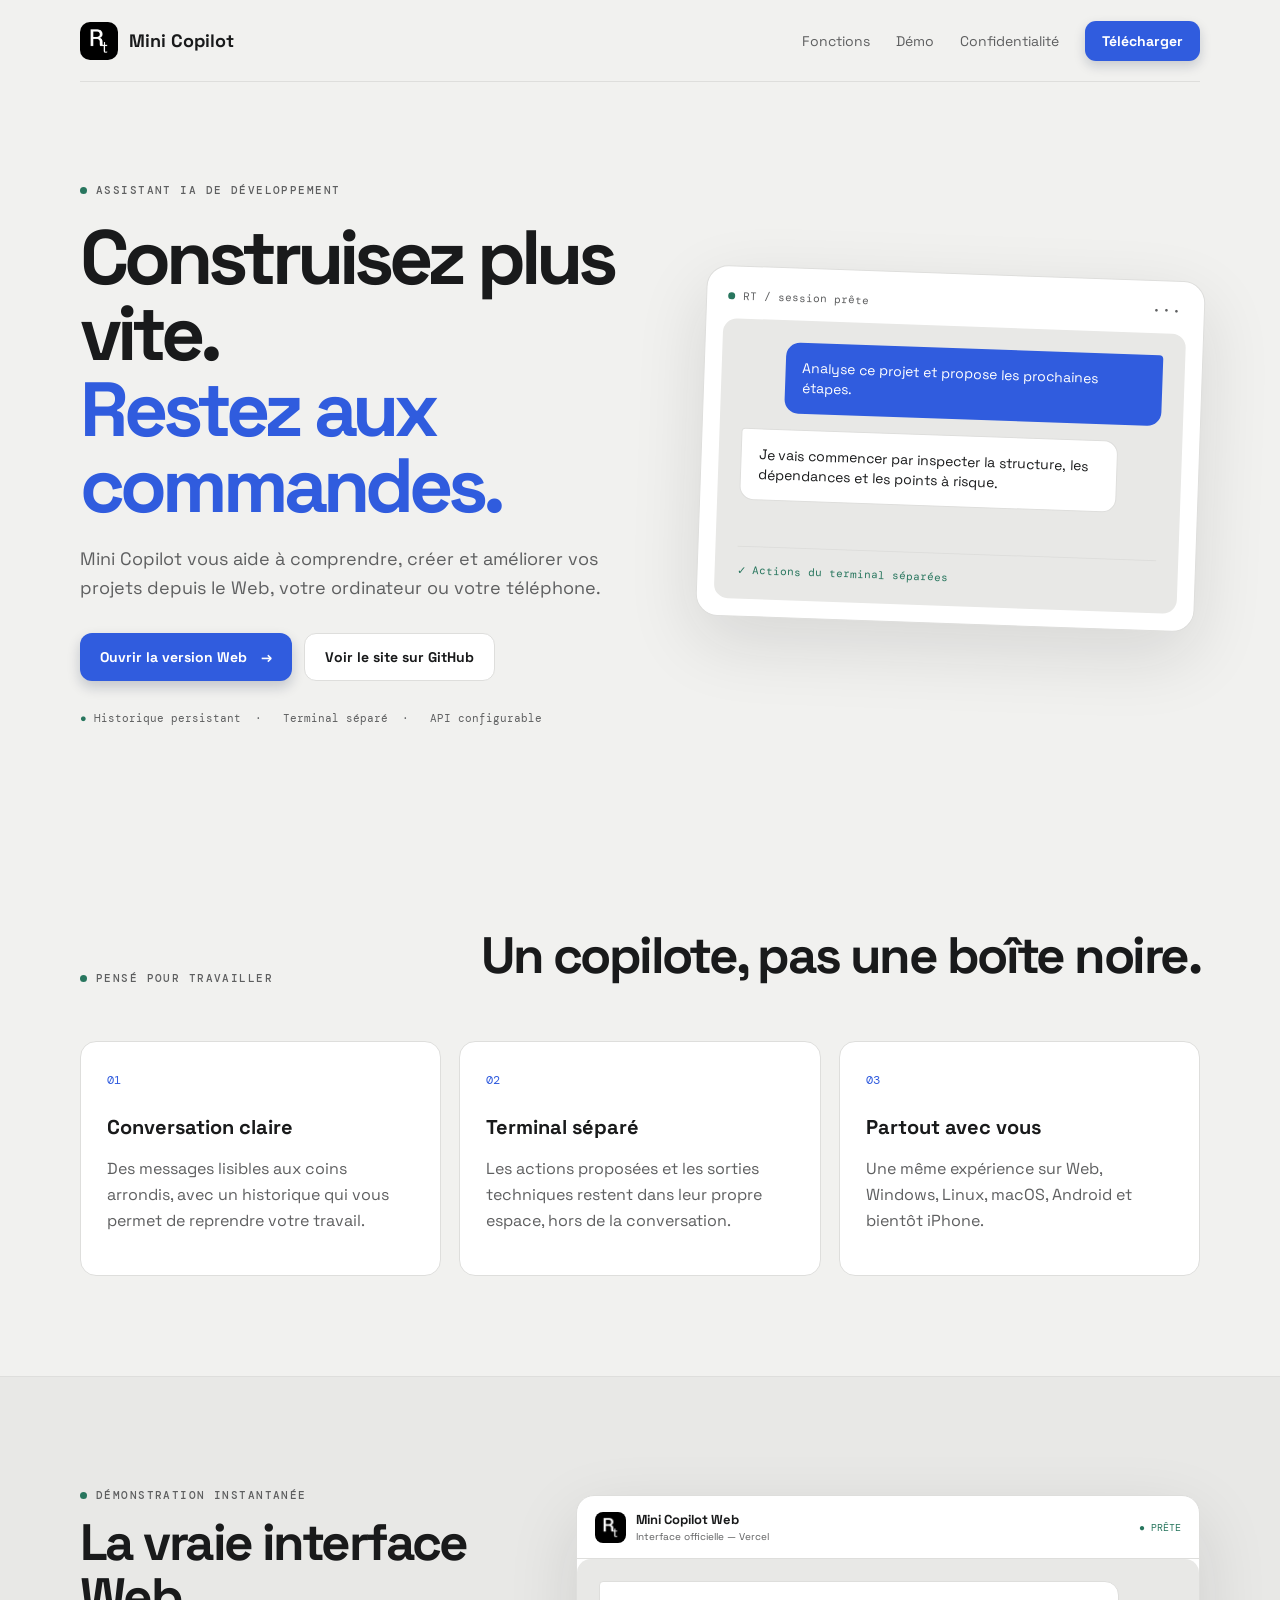
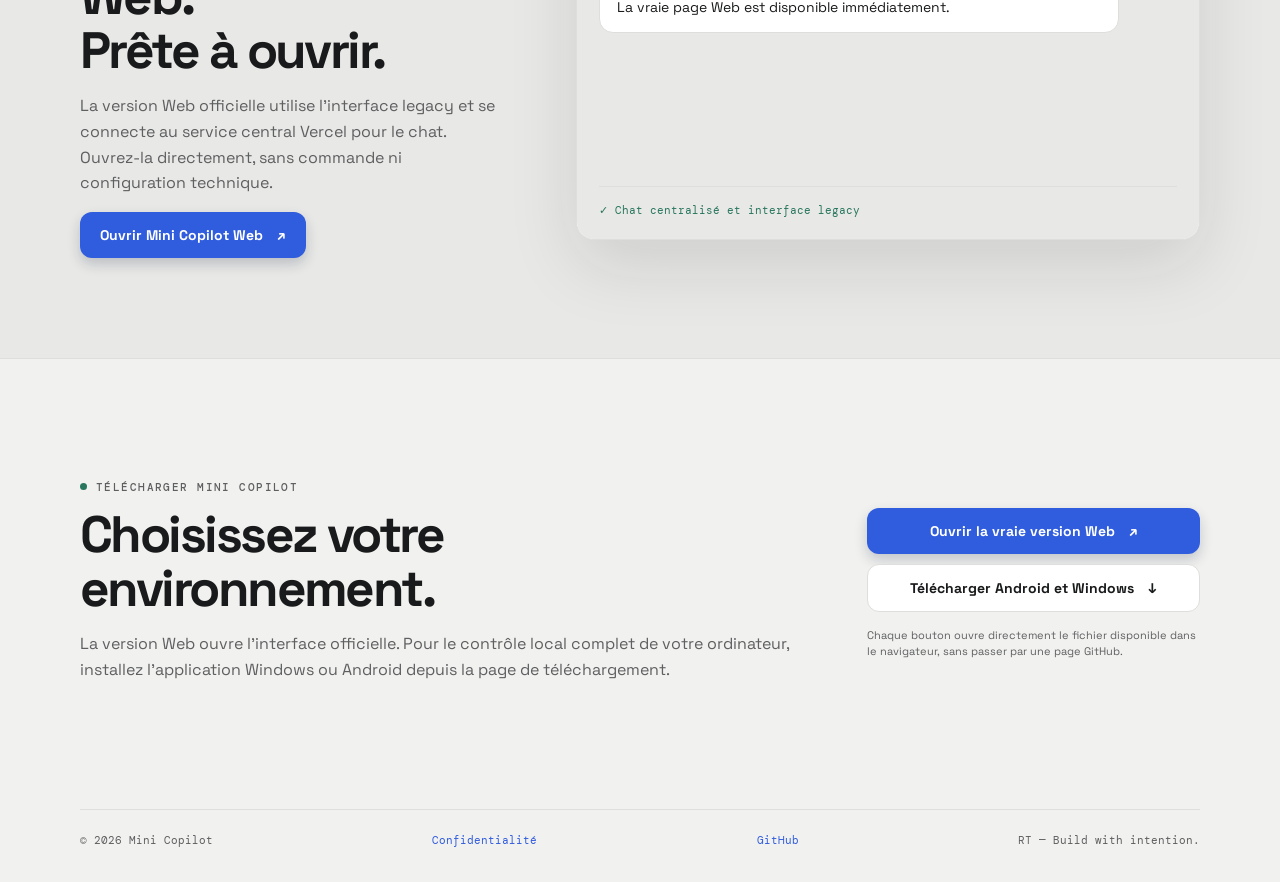
<file: index.html>
<!doctype html>
<html lang="fr">
<head>
  <meta charset="UTF-8" />
  <meta name="viewport" content="width=device-width, initial-scale=1" />
  <meta name="description" content="Mini Copilot — assistant IA de développement sur Web, ordinateur et mobile." />
  <meta name="keywords" content="assistant IA développement, copilote IA, programmation, application développeur, Mini Copilot" />
  <title>Mini Copilot | Assistant IA de développement</title>
  <link rel="canonical" href="https://fenocicinho-prog.github.io/mini-copilot-site/" />
  <meta property="og:type" content="website" />
  <meta property="og:title" content="Mini Copilot | Assistant IA de développement" />
  <meta property="og:description" content="Mini Copilot vous aide à comprendre, créer et améliorer vos projets depuis le Web, votre ordinateur ou votre téléphone." />
  <meta property="og:url" content="https://fenocicinho-prog.github.io/mini-copilot-site/" />
  <meta property="og:site_name" content="Mini Copilot" />
  <meta property="og:image" content="https://fenocicinho-prog.github.io/mini-copilot-site/mini-copilot-icon.png" />
  <meta name="twitter:card" content="summary" />
  <meta name="twitter:title" content="Mini Copilot | Assistant IA de développement" />
  <meta name="twitter:description" content="Un copilote IA pour comprendre, créer et améliorer vos projets." />
  <meta name="twitter:image" content="https://fenocicinho-prog.github.io/mini-copilot-site/mini-copilot-icon.png" />
  <link rel="icon" href="./favicon.ico" sizes="any" />
  <link rel="icon" type="image/png" sizes="1024x1024" href="./mini-copilot-icon.png" />
  <link rel="apple-touch-icon" sizes="1024x1024" href="./mini-copilot-icon.png" />
  <link rel="stylesheet" href="./styles.css" />
  <style>.sr-only{position:absolute;width:1px;height:1px;padding:0;margin:-1px;overflow:hidden;clip:rect(0,0,0,0);white-space:nowrap;border:0}</style>
</head>
<body>
  <nav class="nav shell">
    <a class="brand" href="#top"><img src="./rt_icon.png" alt="RT" /><span>Mini Copilot</span></a>
    <div class="nav-links"><a href="#features">Fonctions</a><a href="#demo">Démo</a><a href="./privacy.html">Confidentialité</a><a class="nav-cta" href="./downloads.html">Télécharger</a></div>
  </nav>

  <main id="top">
    <section class="hero shell">
      <div class="hero-copy">
        <p class="eyebrow"><span></span> Assistant IA de développement</p>
        <h1>Construisez plus vite.<br /><em>Restez aux commandes.</em></h1>
        <p class="hero-text">Mini Copilot vous aide à comprendre, créer et améliorer vos projets depuis le Web, votre ordinateur ou votre téléphone.</p>
        <div class="hero-actions"><a class="button primary" href="./web/index.html">Ouvrir la version Web <span>→</span></a><a class="button ghost" href="https://github.com/fenocicinho-prog/mini-copilot-site" target="_blank" rel="noreferrer">Voir le site sur GitHub</a></div>
        <div class="trust"><span>●</span> Historique persistant&nbsp;&nbsp;·&nbsp;&nbsp; Terminal séparé&nbsp;&nbsp;·&nbsp;&nbsp; API configurable</div>
      </div>
      <div class="hero-card"><div class="card-top"><span class="dot green"></span><span>RT / session prête</span><span class="dots">•••</span></div><div class="hero-chat"><div class="mini-bubble user">Analyse ce projet et propose les prochaines étapes.</div><div class="mini-bubble ai">Je vais commencer par inspecter la structure, les dépendances et les points à risque.</div><div class="terminal-line"><span>✓</span> Actions du terminal séparées</div></div></div>
    </section>

    <section id="features" class="section shell"><div class="section-heading"><p class="eyebrow"><span></span> Pensé pour travailler</p><h2>Un copilote, pas une boîte noire.</h2></div><div class="feature-grid"><article><b>01</b><h3>Conversation claire</h3><p>Des messages lisibles aux coins arrondis, avec un historique qui vous permet de reprendre votre travail.</p></article><article><b>02</b><h3>Terminal séparé</h3><p>Les actions proposées et les sorties techniques restent dans leur propre espace, hors de la conversation.</p></article><article><b>03</b><h3>Partout avec vous</h3><p>Une même expérience sur Web, Windows, Linux, macOS, Android et bientôt iPhone.</p></article></div></section>

    <section id="demo" class="demo-section"><div class="shell demo-layout"><div><p class="eyebrow"><span></span> Démonstration instantanée</p><h2>La vraie interface Web.<br />Prête à ouvrir.</h2><p class="muted">La version Web officielle utilise l’interface legacy et se connecte au service central Vercel pour le chat. Ouvrez-la directement, sans commande ni configuration technique.</p><a class="button primary" href="./web/index.html">Ouvrir Mini Copilot Web <span>↗</span></a></div><div class="demo-card"><div class="demo-head"><img src="./rt_icon.png" alt="" /><div><strong>Mini Copilot Web</strong><small>Interface officielle — Vercel</small></div><span class="live connected">● PRÊTE</span></div><div class="hero-chat"><div class="mini-bubble ai">La vraie page Web est disponible immédiatement.</div><div class="terminal-line"><span>✓</span> Chat centralisé et interface legacy</div></div></div></div></section>

    <section id="download" class="download shell"><div><p class="eyebrow"><span></span> Télécharger Mini Copilot</p><h2>Choisissez votre<br />environnement.</h2><p class="muted">La version Web ouvre l’interface officielle. Pour le contrôle local complet de votre ordinateur, installez l’application Windows ou Android depuis la page de téléchargement.</p></div><div class="download-actions"><a class="button primary" href="./web/index.html">Ouvrir la vraie version Web <span>↗</span></a><a class="button outline" href="./downloads.html">Télécharger Android et Windows <span>↓</span></a><small>Chaque bouton ouvre directement le fichier disponible dans le navigateur, sans passer par une page GitHub.</small></div></section>
  </main>
  <footer class="shell footer"><span>© 2026 Mini Copilot</span><a href="./privacy.html">Confidentialité</a><a href="https://github.com/fenocicinho-prog/mini-copilot-site">GitHub</a><span>RT — Build with intention.</span></footer>
  <script src="./app.js"></script>
</body>
</html>
</file>
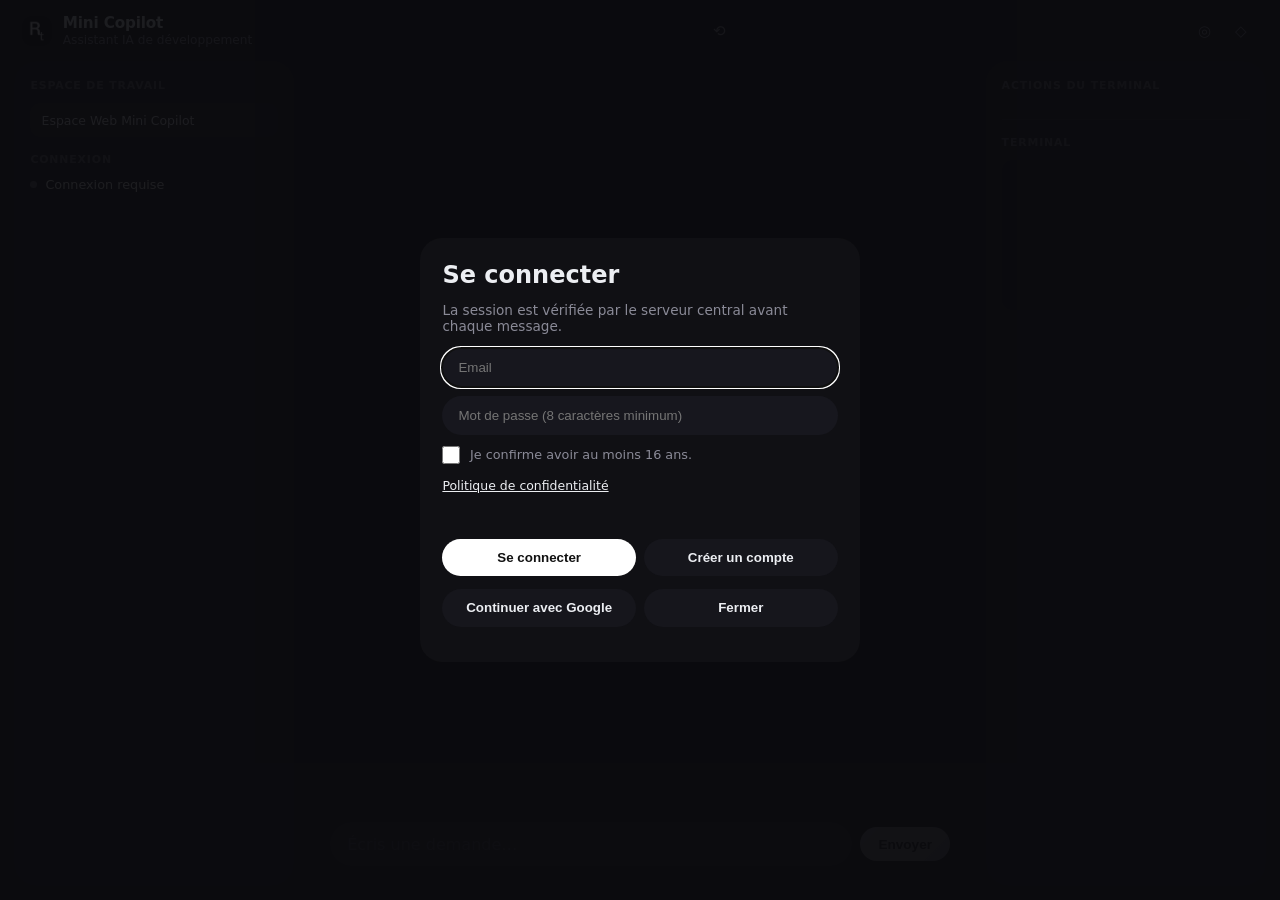
<file: web/index.html>
<!doctype html>
<html lang="fr">
<head>
<meta charset="utf-8">
<meta name="viewport" content="width=device-width, initial-scale=1">
<title>Mini Copilot</title>
<meta name="robots" content="noindex, nofollow">
<link rel="icon" href="../favicon.ico" sizes="any">
<link rel="icon" type="image/png" sizes="1024x1024" href="../mini-copilot-icon.png">
<style>
  :root {
    --bg: #0b0b0f;
    --panel: #101014;
    --panel-2: #16161c;
    --chat: #0b0b0f;
    --bubble-ai: #1a1a21;
    --bubble-user: #2a2a2a;
    --composer: #17171e;
    --code-bg: #0a0a0e;
    --code-fg: #eeeeee;
    --hairline: #1f1f27;
    --text: #eceef2;
    --muted: #8a8a97;
    --muted-2: #5f5f6b;
    --accent: #ffffff;
    --accent-2: #d6d6d6;
    --green: #ffffff;
    --yellow: #bdbdbd;
    --red: #ffffff;
    --radius-lg: 22px;
    --radius-md: 16px;
    --radius-sm: 10px;
    --radius-pill: 999px;
  }
  * { box-sizing: border-box; }
  body {
    margin: 0; font-family: "Inter", "Segoe UI", system-ui, -apple-system, sans-serif;
    background: var(--bg); color: var(--text); height: 100vh; display: flex; flex-direction: column;
    -webkit-font-smoothing: antialiased;
  }

  /* ---------------------------------------------------------- header */
  header {
    padding: 0.85rem 1.4rem; background: transparent;
    display: flex; align-items: center; justify-content: space-between; flex-shrink: 0;
  }
  header > div:last-child { display: flex; align-items: center; gap: 0.15rem; }
  header .brand { display: flex; align-items: center; gap: 0.65rem; }
  header .brand .logo {
    width: 30px; height: 30px; border-radius: 10px; object-fit: cover;
  }
  header h1 { font-size: 0.95rem; font-weight: 600; margin: 0; letter-spacing: -0.01em; }
  header .subtitle { font-size: 0.76rem; color: var(--muted); margin-top: 1px; }
  header .icon-btn {
    background: transparent; border: none; color: var(--muted); width: 34px; height: 34px;
    border-radius: var(--radius-pill); font-size: 0.95rem; cursor: pointer;
    display: flex; align-items: center; justify-content: center; transition: background 0.15s, color 0.15s;
  }
  header .icon-btn:hover { background: var(--panel-2); color: var(--text); }

  #banner {
    display: none; background: var(--panel-2); border-radius: var(--radius-sm);
    margin: 0 1.4rem 0.6rem; padding: 0.55rem 0.9rem; font-size: 0.82rem; color: var(--muted);
  }
  #banner a { color: var(--accent); text-decoration: none; }
  #auth { position: fixed; inset: 0; z-index: 10; display: none; place-items: center; background: rgba(11,11,15,.92); }
  #auth .panel { width: min(440px, calc(100% - 32px)); background: var(--panel); border-radius: var(--radius-lg); padding: 1.4rem; }
  #auth h2 { margin: 0 0 .35rem; } #auth p { color: var(--muted); font-size: .85rem; }
  #auth input, #auth select { display:block; width:100%; margin:.55rem 0; padding:.75rem 1rem; border:0; border-radius:var(--radius-pill); background:var(--composer); color:var(--text); }
  #auth .age-row { display:flex; align-items:center; gap:.6rem; color:var(--muted); font-size:.8rem; margin:.7rem 0; }
  #auth input[type="checkbox"] { display:inline-block; width:18px; height:18px; margin:0; accent-color:#fff; }
  #auth .privacy-link { color:var(--text); font-size:.78rem; }
  #deleteAccountBtn { display:none; background:#542027; color:#ffdce0; }
  #auth .btns { display:flex; gap:.5rem; margin-top:.8rem; } #auth button { flex:1; padding:.7rem; border:0; border-radius:var(--radius-pill); cursor:pointer; font-weight:700; }
  #auth .primary { background:#fff; color:#111; } #auth .secondary { background:var(--panel-2); color:var(--text); }
  #authError { color:#ff9090; min-height:1.2em; }
  #plans { display:none; position:fixed; inset:0; z-index:9; overflow:auto; padding:4rem 1rem; background:rgba(11,11,15,.97); }
  #planGrid { display:grid; grid-template-columns:repeat(auto-fit,minmax(190px,1fr)); gap:1rem; max-width:900px; margin:1rem auto; }
  .plan-card { background:var(--panel); border:1px solid var(--hairline); border-radius:var(--radius-md); padding:1rem; } .plan-card button { padding:.6rem 1rem; border:0; border-radius:var(--radius-pill); cursor:pointer; }

  main { flex: 1; display: flex; min-height: 0; padding: 0 0.9rem 0.9rem; gap: 0.6rem; }

  /* ---------------------------------------------------------- sidebars */
  aside.left, aside.right {
    background: var(--panel); border-radius: var(--radius-lg);
    padding: 1.1rem 1rem; width: 280px; flex-shrink: 0; overflow-y: auto;
  }
  aside h2 {
    font-size: 0.68rem; text-transform: uppercase; letter-spacing: 0.08em; color: var(--muted-2);
    font-weight: 600; margin: 0 0 0.7rem;
  }
  .project-path {
    font-size: 0.78rem; color: var(--text); word-break: break-all; margin-bottom: 1rem;
    padding: 0.6rem 0.7rem; background: var(--panel-2); border-radius: var(--radius-sm);
  }
  .status-row { display: flex; align-items: center; gap: 0.5rem; font-size: 0.8rem; }
  .status-row .dot { width: 7px; height: 7px; border-radius: 50%; background: var(--muted-2); flex-shrink: 0; }
  .status-row .dot.on { background: var(--green); box-shadow: 0 0 0 3px rgba(95,224,163,0.15); }
  .status-row .dot.err { background: var(--red); box-shadow: 0 0 0 3px rgba(255,122,134,0.15); }

  aside.right ul { list-style: none; margin: 0; padding: 0; display: flex; flex-direction: column; }
  aside.right li {
    font-size: 0.78rem; padding: 0.55rem 0.1rem; display: flex; align-items: center; gap: 0.55rem;
    border-bottom: 1px solid var(--hairline);
  }
  aside.right li:last-child { border-bottom: none; }
  aside.right li .status-dot { width: 7px; height: 7px; border-radius: 50%; flex-shrink: 0; }
  aside.right li .status-dot.ok { background: var(--green); }
  aside.right li .status-dot.echec { background: var(--red); }
  aside.right li .status-dot.attente { background: var(--yellow); }
  aside.right li .status-dot.neutre { background: var(--muted-2); }
  aside.right li .label { flex: 1; color: var(--text); }
  aside.right li .time { color: var(--muted-2); font-size: 0.72rem; flex-shrink: 0; }
  .section-divider { border: 0; border-top: 1px solid var(--hairline); margin: 1rem 0; }
  .terminal-title { font-size: 0.68rem; text-transform: uppercase; letter-spacing: 0.08em;
    color: var(--muted-2); font-weight: 600; margin: 0 0 0.7rem; }
  #terminal {
    height: 150px; overflow-y: auto; margin: 0; padding: 0.7rem;
    background: var(--code-bg); color: var(--code-fg); border-radius: var(--radius-sm);
    font: 0.72rem/1.45 "JetBrains Mono", Consolas, monospace; white-space: pre-wrap;
  }

  /* ---------------------------------------------------------- chat column */
  #chat-wrap { flex: 1; display: flex; flex-direction: column; min-width: 0; }
  #log {
    flex: 1; overflow-y: auto; padding: 1.4rem 1.6rem 0.6rem; display: flex; flex-direction: column;
    gap: 1.1rem; max-width: 820px; width: 100%; margin: 0 auto;
  }

  .row { display: flex; flex-direction: column; max-width: 74%; }
  .row.user { align-self: flex-end; align-items: flex-end; }
  .row.ai { align-self: flex-start; align-items: flex-start; }
  .row.system { align-self: center; max-width: 90%; align-items: center; }

  .sender { font-size: 0.72rem; color: var(--muted-2); margin: 0 0.35rem 0.3rem; font-weight: 600; }

  .bubble {
    padding: 0.7rem 1rem; border-radius: var(--radius-md); white-space: pre-wrap;
    line-height: 1.55; font-size: 1rem;
  }
  .bubble.ai { background: var(--bubble-ai); border-top-left-radius: 6px; }
  .bubble.user { background: var(--bubble-user); border-top-right-radius: 6px; color: #ffffff; }
  .bubble.system {
    background: transparent; color: var(--muted); font-size: 0.78rem; padding: 0.3rem 0.6rem;
  }
  .bubble.error { background: rgba(255,122,134,0.08); border: 1px solid rgba(255,122,134,0.35); }
  .bubble.thinking { background: var(--bubble-ai); color: var(--muted); }

  .bubble .thinking-dots span {
    display: inline-block; width: 5px; height: 5px; border-radius: 50%; background: var(--muted);
    margin-right: 3px; animation: pulse 1.2s infinite ease-in-out;
  }
  .bubble .thinking-dots span:nth-child(2) { animation-delay: 0.15s; }
  .bubble .thinking-dots span:nth-child(3) { animation-delay: 0.3s; }
  @keyframes pulse { 0%, 80%, 100% { opacity: 0.25; } 40% { opacity: 1; } }

  .bubble code, .bubble pre {
    background: var(--code-bg); color: var(--code-fg); border-radius: var(--radius-sm);
    padding: 0.7rem 0.85rem; display: block; font-family: "JetBrains Mono", Consolas, monospace;
    font-size: 0.82rem; margin: 0.5rem 0; overflow-x: auto;
    border-left: 2px solid var(--accent-2);
  }

  /* ---------------------------------------------------------- confirm card */
  #confirm {
    display: none; margin: 0.6rem auto 0.8rem; padding: 1rem 1.1rem; border-radius: var(--radius-md);
    background: rgba(240,198,116,0.08); max-width: 640px; width: calc(100% - 3.2rem);
  }
  #confirm .label { font-size: 0.8rem; color: var(--yellow); font-weight: 600; margin-bottom: 0.5rem; }
  #confirm pre {
    white-space: pre-wrap; margin: 0.5rem 0; font-size: 0.8rem; background: var(--code-bg);
    color: var(--code-fg); padding: 0.65rem 0.75rem; border-radius: var(--radius-sm);
  }
  #confirm .btnrow { display: flex; gap: 0.6rem; margin-top: 0.6rem; }
  #confirm button {
    flex: 1; padding: 0.55rem; border-radius: var(--radius-pill); border: none; cursor: pointer;
    font-weight: 600; font-size: 0.85rem; transition: opacity 0.15s;
  }
  #confirm button:hover { opacity: 0.85; }
  #confirm .allow { background: var(--green); color: #06120b; }
  #confirm .deny { background: transparent; color: var(--red); box-shadow: inset 0 0 0 1px rgba(255,122,134,0.5); }

  /* ---------------------------------------------------------- composer */
  form#composer {
    display: flex; align-items: center; gap: 0.5rem; padding: 0.9rem 1.6rem 1.2rem;
    max-width: 820px; width: 100%; margin: 0 auto;
  }
  #composer .field {
    flex: 1; display: flex; align-items: center; background: var(--composer);
    border-radius: var(--radius-pill); padding: 0.25rem 0.35rem 0.25rem 1.1rem;
  }
  #composer input {
    flex: 1; padding: 0.55rem 0; border: none; outline: none;
    background: transparent; color: inherit; font-size: 1rem; font-family: inherit;
  }
  #composer input::placeholder { color: var(--muted-2); }
  #composer button {
    padding: 0.6rem 1.15rem; border-radius: var(--radius-pill); border: none;
    background: linear-gradient(135deg, var(--accent), var(--accent-2)); color: #06070a; font-weight: 700;
    cursor: pointer; font-size: 0.85rem; transition: transform 0.1s, opacity 0.15s;
  }
  #composer button:hover:not(:disabled) { transform: translateY(-1px); }
  #composer input:disabled, #composer button:disabled { opacity: 0.4; cursor: not-allowed; }

  #log::-webkit-scrollbar, aside::-webkit-scrollbar { width: 8px; }
  #log::-webkit-scrollbar-thumb, aside::-webkit-scrollbar-thumb { background: var(--panel-2); border-radius: 8px; }

  @media (max-width: 900px) {
    aside.left { display: none; }
    aside.right { width: 250px; }
  }

  @media (max-width: 680px) {
    body { min-height: 100dvh; height: auto; }
    header { padding: 0.7rem 0.85rem; gap: 0.5rem; }
    header .brand { min-width: 0; }
    header .brand > div { min-width: 0; }
    header h1, header .subtitle { white-space: nowrap; overflow: hidden; text-overflow: ellipsis; }
    header .subtitle { max-width: 35vw; }
    header .icon-btn { width: 32px; height: 32px; }
    main { display: flex; flex-direction: column; padding: 0 0.55rem 0.55rem; gap: 0.55rem; }
    #chat-wrap { min-height: 62dvh; }
    #log { padding: 1rem 0.35rem 0.5rem; gap: 0.8rem; }
    .row { max-width: 92%; }
    .bubble { font-size: 0.94rem; padding: 0.65rem 0.8rem; }
    form#composer { padding: 0.65rem 0.1rem 0.8rem; }
    #composer .field { padding-left: 0.85rem; }
    #composer input { min-width: 0; font-size: 0.95rem; }
    #composer button { padding: 0.6rem 0.85rem; }
    aside.right { display: block; width: 100%; max-height: 170px; padding: 0.8rem; border-radius: var(--radius-md); }
    #terminal { height: 85px; }
    #confirm { width: calc(100% - 0.2rem); margin: 0.4rem auto 0.6rem; }
    #auth .panel { padding: 1.1rem; }
    #auth .btns { flex-wrap: wrap; }
    #auth .btns button { min-height: 42px; }
  }
</style>
</head>
<body>
<header>
  <div class="brand">
    <img class="logo" src="../rt_icon.png" alt="RT" />
    <div>
      <h1>Mini Copilot</h1>
      <div class="subtitle">Assistant IA de développement</div>
    </div>
  </div>
  <button class="icon-btn" id="clearBtn" title="Effacer la conversation">⟲</button>
  <div><button class="icon-btn" id="authBtn" title="Compte">◎</button><button class="icon-btn" id="plansBtn" title="Accès gratuit">◇</button></div>
</header>
<div id="banner"></div>
<main>
  <aside class="left">
    <h2>Espace de travail</h2>
    <div class="project-path" id="projectPath">—</div>
    <h2>Connexion</h2>
    <div class="status-row"><span class="dot" id="statusDot"></span><span id="statusText">Connexion…</span></div>
  </aside>

  <div id="chat-wrap">
    <div id="log"></div>
    <div id="confirm">
      <div class="label">⚠ Action proposée — confirmation requise</div>
      <pre id="confirmDetail"></pre>
      <div class="btnrow">
        <button class="allow" id="confirmAllow">Autoriser</button>
        <button class="deny" id="confirmDeny">Refuser</button>
      </div>
    </div>
    <form id="composer">
      <div class="field">
        <input id="input" type="text" placeholder="Écris une demande…" autocomplete="off" disabled>
      </div>
      <button type="submit" disabled>Envoyer</button>
    </form>
  </div>

  <aside class="right">
    <h2>Actions du terminal</h2>
    <ul id="actions"></ul>
    <hr class="section-divider">
    <h2 class="terminal-title">Terminal</h2>
    <pre id="terminal" aria-label="Sortie du terminal"></pre>
  </aside>
</main>
<section id="auth"><div class="panel"><h2 id="authTitle">Se connecter</h2><p>La session est vérifiée par le serveur central avant chaque message.</p><input id="firstName" placeholder="Prénom" style="display:none"><input id="lastName" placeholder="Nom" style="display:none"><input id="email" type="email" placeholder="Email"><input id="password" type="password" placeholder="Mot de passe (8 caractères minimum)"><label class="age-row"><input id="ageConfirmed" type="checkbox">Je confirme avoir au moins 16 ans.</label><p><a class="privacy-link" href="../privacy.html" target="_blank" rel="noopener">Politique de confidentialité</a></p><div id="authError"></div><div class="btns"><button class="primary" id="authSubmit">Se connecter</button><button class="secondary" id="authMode">Créer un compte</button></div><div class="btns"><button class="secondary" id="googleBtn">Continuer avec Google</button><button class="secondary" id="authClose">Fermer</button></div><div class="btns"><button id="deleteAccountBtn">Supprimer mon compte</button></div></div></section>
<section id="plans"><div style="max-width:900px;margin:auto"><h2>Accès gratuit</h2><p style="color:var(--muted)">Toutes les fonctionnalités sont disponibles sans abonnement ni paiement.</p><div id="planGrid"></div><button class="secondary" id="plansClose">Fermer</button></div></section>
<script src="app.js"></script>
</body>
</html>
</file>
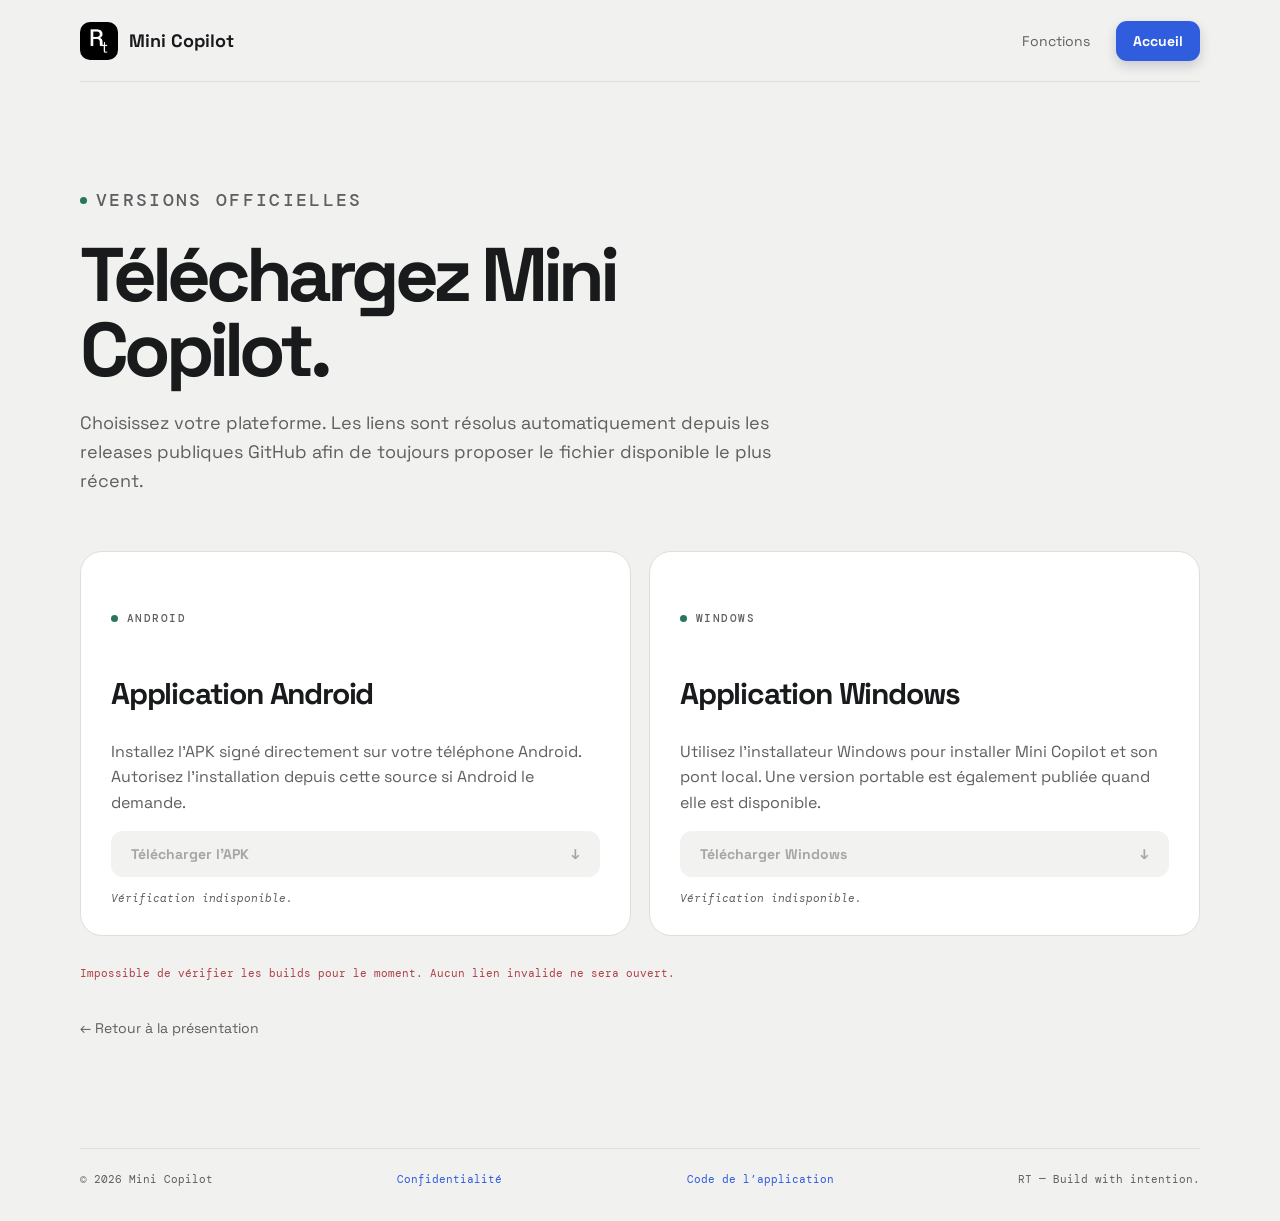
<file: downloads.html>
<!doctype html>
<html lang="fr">
<head>
  <meta charset="UTF-8" />
  <meta name="viewport" content="width=device-width, initial-scale=1" />
  <meta name="description" content="Télécharger Mini Copilot pour Android et Windows." />
  <title>Télécharger — Mini Copilot</title>
  <link rel="canonical" href="https://fenocicinho-prog.github.io/mini-copilot-site/downloads.html" />
  <meta property="og:type" content="website" />
  <meta property="og:title" content="Télécharger Mini Copilot pour Android et Windows" />
  <meta property="og:description" content="Téléchargez Mini Copilot pour Android et Windows et choisissez la plateforme qui vous convient." />
  <meta property="og:url" content="https://fenocicinho-prog.github.io/mini-copilot-site/downloads.html" />
  <meta property="og:site_name" content="Mini Copilot" />
  <meta property="og:image" content="https://fenocicinho-prog.github.io/mini-copilot-site/mini-copilot-icon.png" />
  <meta name="twitter:card" content="summary" />
  <meta name="twitter:title" content="Télécharger Mini Copilot" />
  <meta name="twitter:description" content="Téléchargez Mini Copilot pour Android et Windows." />
  <meta name="twitter:image" content="https://fenocicinho-prog.github.io/mini-copilot-site/mini-copilot-icon.png" />
  <link rel="icon" href="./favicon.ico" sizes="any" />
  <link rel="icon" type="image/png" sizes="1024x1024" href="./mini-copilot-icon.png" />
  <link rel="apple-touch-icon" sizes="1024x1024" href="./mini-copilot-icon.png" />
  <link rel="stylesheet" href="./styles.css" />
  <style>
    .download-page{min-height:calc(100vh - 160px);padding:86px 0 110px}.download-intro{max-width:700px}.download-intro h1{font-size:clamp(44px,7vw,76px)}.download-intro p{font-size:18px;line-height:1.6;color:var(--muted)}.download-grid{display:grid;grid-template-columns:repeat(2,1fr);gap:18px;margin-top:55px}.download-card{background:var(--panel);border:1px solid var(--line);border-radius:22px;padding:30px;display:flex;flex-direction:column;min-height:285px}.download-card h2{font-size:30px;margin:18px 0 10px;letter-spacing:-.04em}.download-card p{color:var(--muted);line-height:1.6;min-height:52px}.download-card .button{margin-top:auto}.download-meta{display:block;color:var(--muted);font:11px 'DM Mono',monospace;margin-top:14px}.status{font:11px 'DM Mono',monospace;color:var(--muted);margin-top:30px}.status.ready{color:var(--green)}.back{margin-top:28px;display:inline-block;color:var(--muted);font-size:14px}.back:hover{color:var(--text)}@media(max-width:760px){.download-grid{grid-template-columns:1fr}.download-page{padding-top:60px}}
  </style>
</head>
<body>
  <nav class="nav shell">
    <a class="brand" href="./"><img src="./rt_icon.png" alt="RT" /><span>Mini Copilot</span></a>
    <div class="nav-links"><a href="./#features">Fonctions</a><a class="nav-cta" href="./">Accueil</a></div>
  </nav>
  <main class="download-page shell">
    <div class="download-intro">
      <p class="eyebrow"><span></span> Versions officielles</p>
      <h1>Téléchargez Mini Copilot.</h1>
      <p>Choisissez votre plateforme. Les liens sont résolus automatiquement depuis les releases publiques GitHub afin de toujours proposer le fichier disponible le plus récent.</p>
    </div>
    <section class="download-grid" aria-label="Téléchargements">
      <article class="download-card">
        <p class="eyebrow"><span></span> Android</p>
        <h2>Application Android</h2>
        <p>Installez l’APK signé directement sur votre téléphone Android. Autorisez l’installation depuis cette source si Android le demande.</p>
        <a class="button primary" id="android-download" href="#" aria-disabled="true">Télécharger l’APK <span>↓</span></a>
        <small class="download-meta pending" id="android-version">Vérification du fichier disponible…</small>
      </article>
      <article class="download-card">
        <p class="eyebrow"><span></span> Windows</p>
        <h2>Application Windows</h2>
        <p>Utilisez l’installateur Windows pour installer Mini Copilot et son pont local. Une version portable est également publiée quand elle est disponible.</p>
        <a class="button primary" id="windows-download" href="#" aria-disabled="true">Télécharger Windows <span>↓</span></a>
        <small class="download-meta pending" id="windows-version">Vérification du fichier disponible…</small>
      </article>
    </section>
    <p class="status" id="release-status">Connexion à GitHub pour vérifier les fichiers disponibles…</p>
    <a class="back" href="./">← Retour à la présentation</a>
  </main>
  <footer class="shell footer"><span>© 2026 Mini Copilot</span><a href="./privacy.html">Confidentialité</a><a href="https://github.com/fenocicinho-prog/mini-copilot">Code de l’application</a><span>RT — Build with intention.</span></footer>
  <script>
    const repo = 'fenocicinho-prog/mini-copilot-site';
    async function loadReleases() {
      const status = document.querySelector('#release-status');
      try {
        const response = await fetch(`https://api.github.com/repos/${repo}/releases?per_page=30`, { headers: { Accept: 'application/vnd.github+json' } });
        if (!response.ok) throw new Error('GitHub API indisponible');
        const releases = await response.json();
        const android = releases.flatMap(r => (r.assets || []).map(a => ({...a, release: r}))).find(a => /\.apk$/i.test(a.name));
        const windows = releases.flatMap(r => (r.assets || []).map(a => ({...a, release: r}))).find(a => /\.exe$/i.test(a.name) && /setup|installer|mini.?copilot/i.test(a.name));
        const androidLink = document.querySelector('#android-download');
        const windowsLink = document.querySelector('#windows-download');
        if (android) { androidLink.href = android.browser_download_url; androidLink.removeAttribute('aria-disabled'); androidLink.setAttribute('download', android.name); document.querySelector('#android-version').textContent = `${android.release.tag_name} · ${android.name}`; document.querySelector('#android-version').className = 'download-meta ready'; }
        else { document.querySelector('#android-version').textContent = 'APK non publié pour le moment.'; document.querySelector('#android-version').className = 'download-meta error'; }
        if (windows) { windowsLink.href = windows.browser_download_url; windowsLink.removeAttribute('aria-disabled'); windowsLink.setAttribute('download', windows.name); document.querySelector('#windows-version').textContent = `${windows.release.tag_name} · ${windows.name}`; document.querySelector('#windows-version').className = 'download-meta ready'; }
        else { document.querySelector('#windows-version').textContent = 'Installateur non publié pour le moment.'; document.querySelector('#windows-version').className = 'download-meta error'; }
        status.textContent = android || windows ? 'Les fichiers disponibles sont téléchargés directement par votre navigateur.' : 'Les builds sont en cours de publication.'; status.classList.add(android || windows ? 'ready' : 'error');
      } catch (_) { status.textContent = 'Impossible de vérifier les builds pour le moment. Aucun lien invalide ne sera ouvert.'; status.classList.add('error'); document.querySelector('#android-version').textContent = 'Vérification indisponible.'; document.querySelector('#windows-version').textContent = 'Vérification indisponible.'; }
    }
    loadReleases();
  </script>
</body>
</html>
</file>
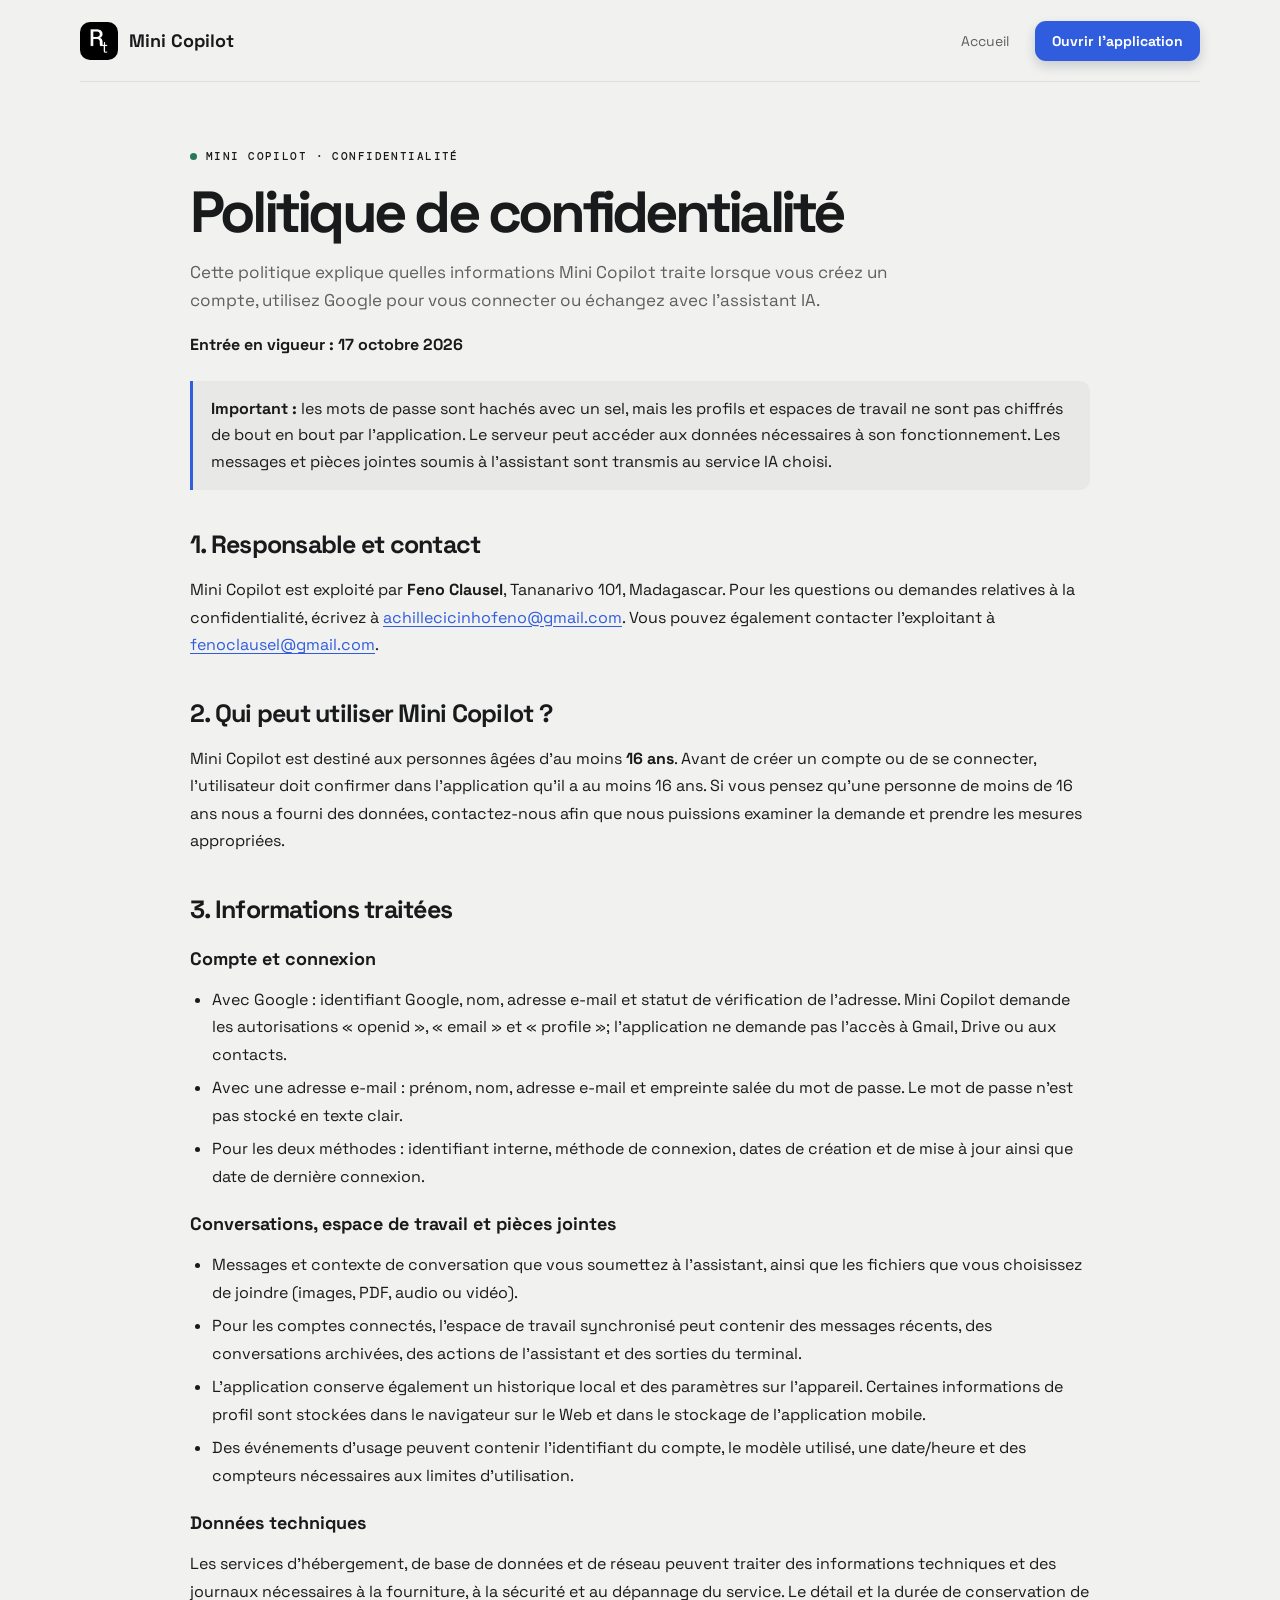
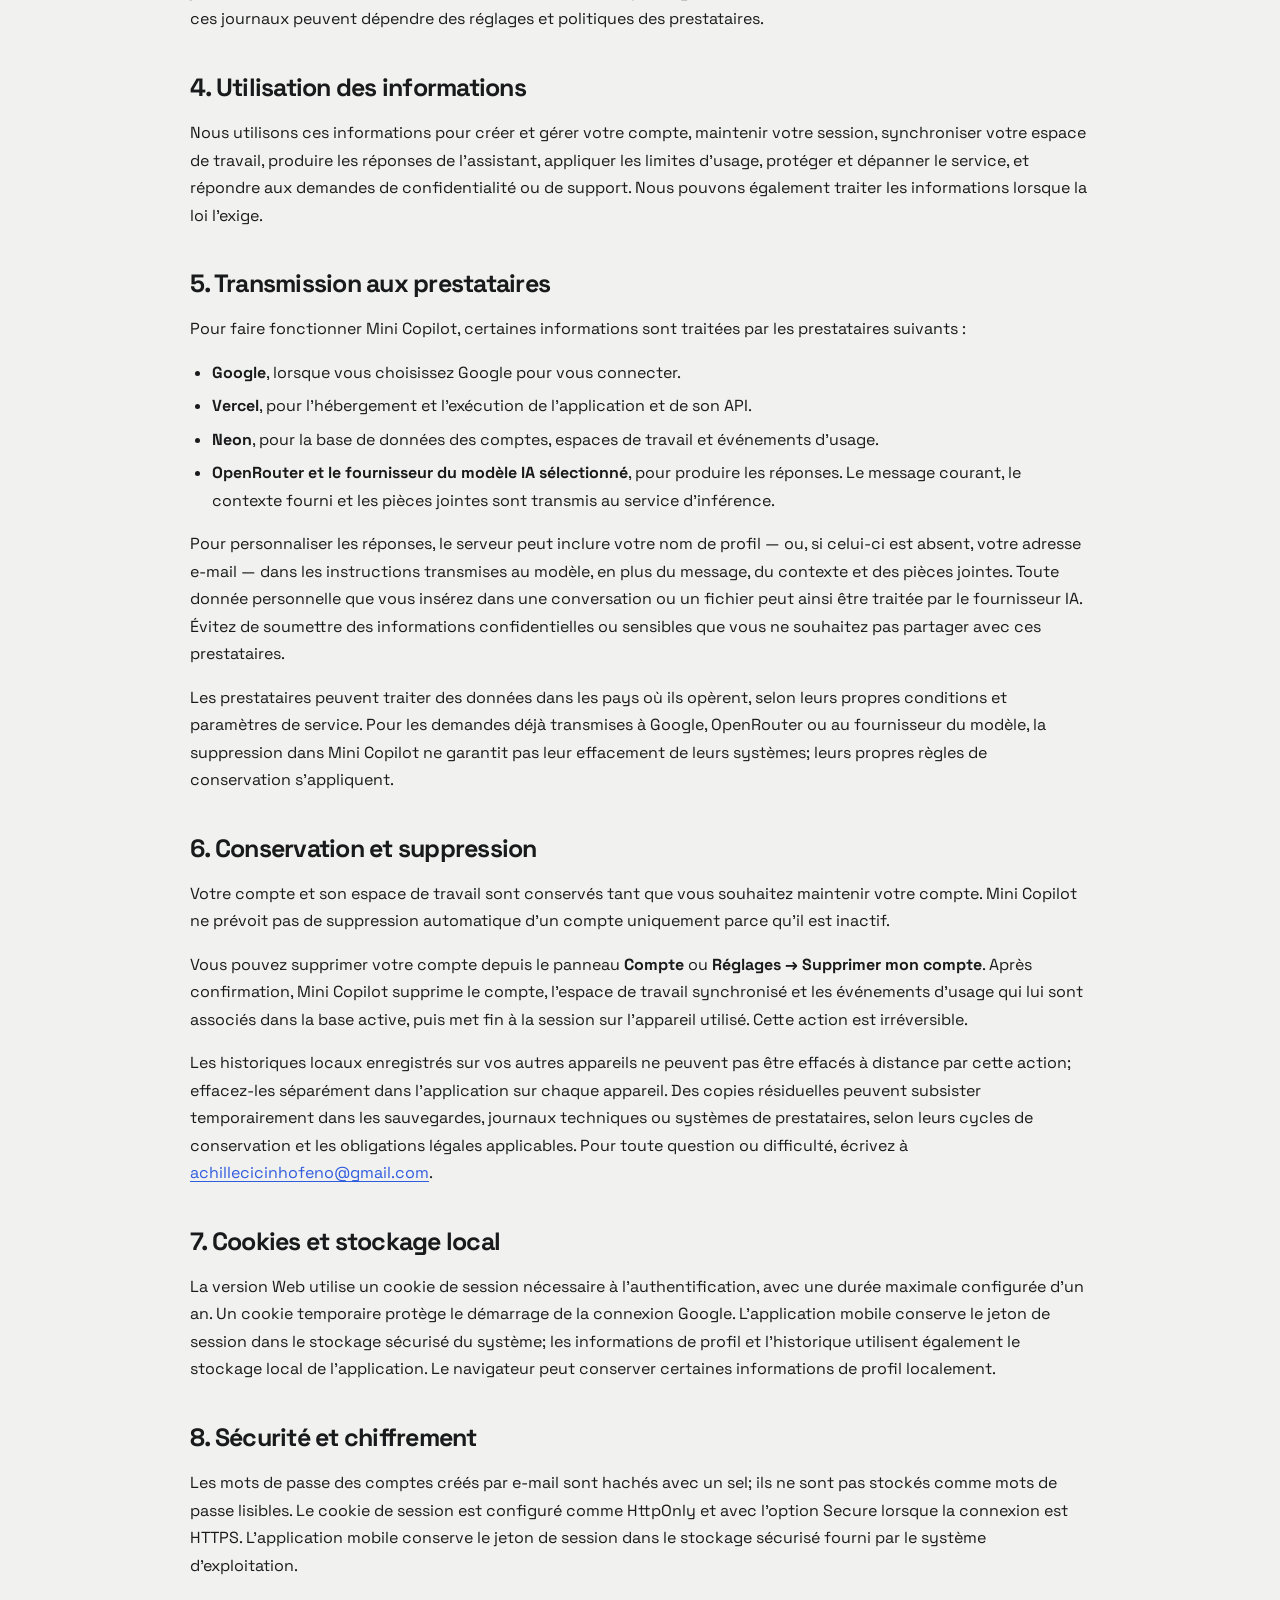
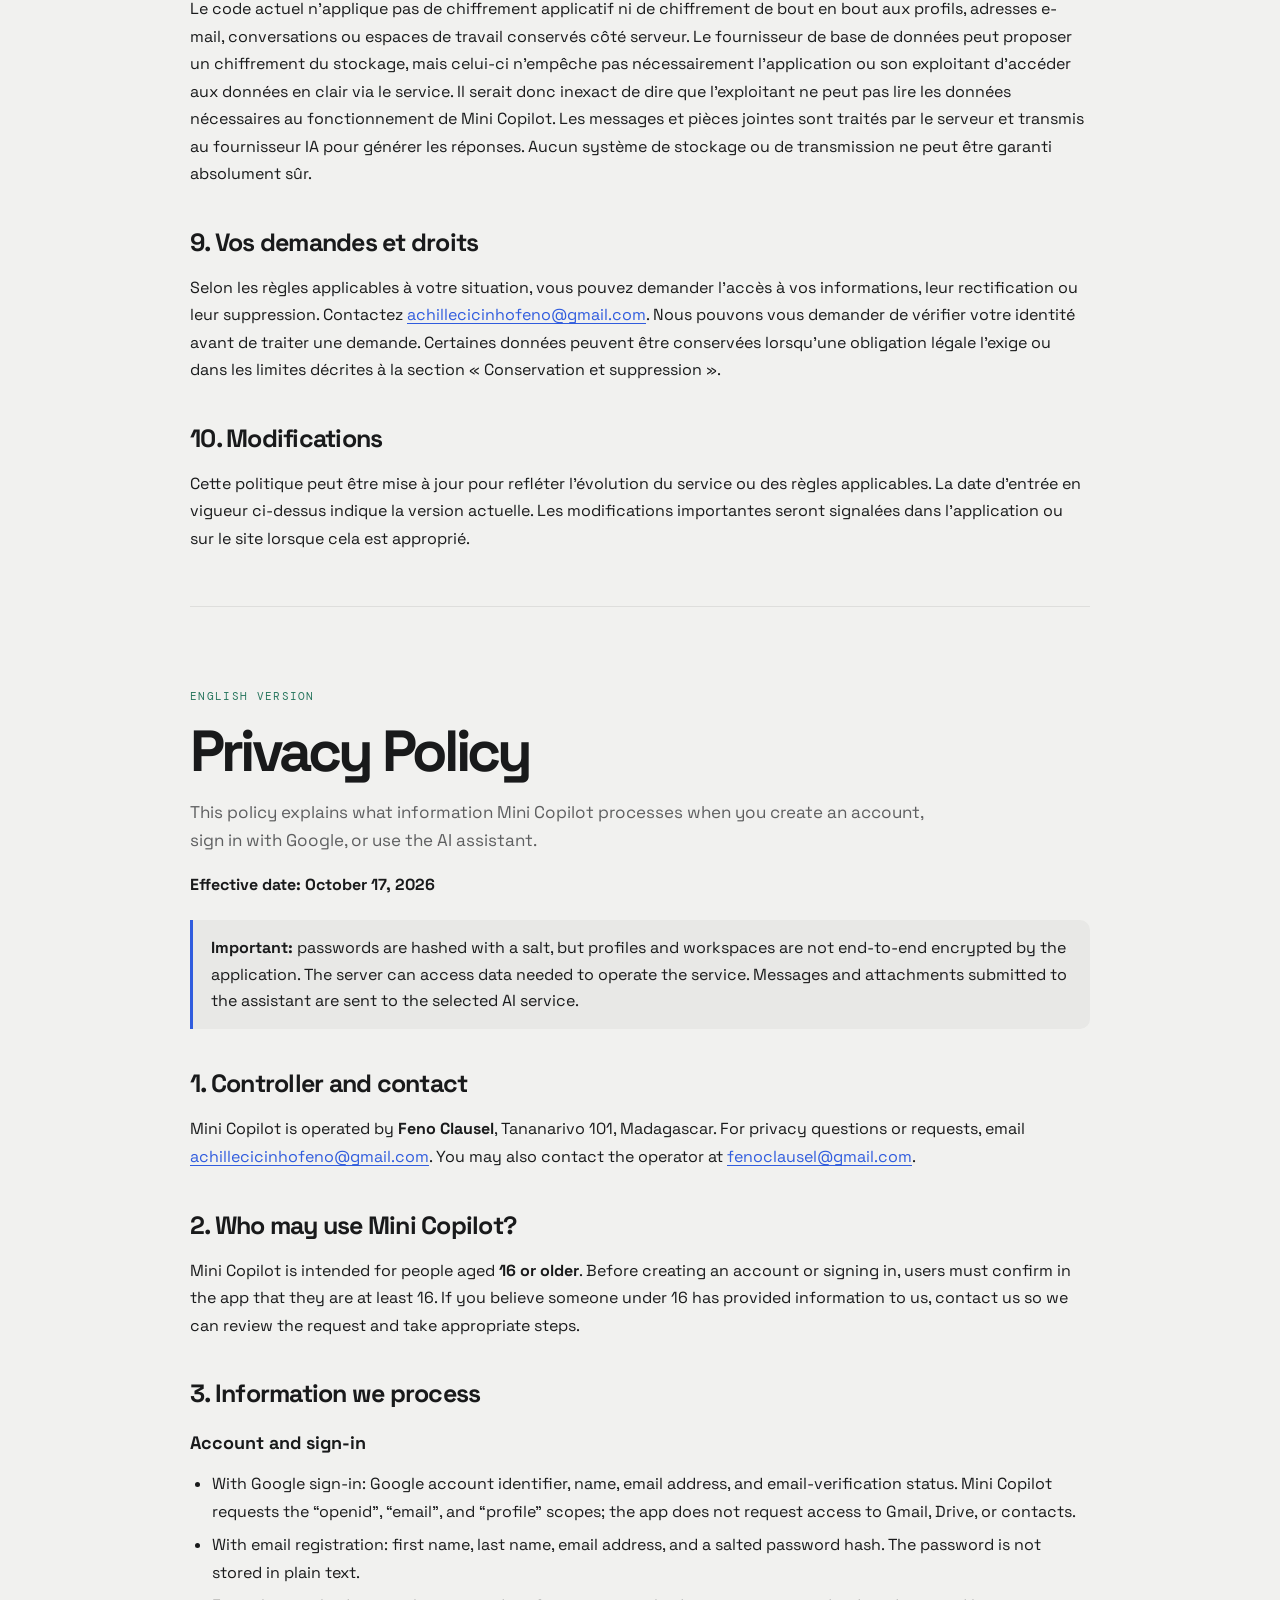
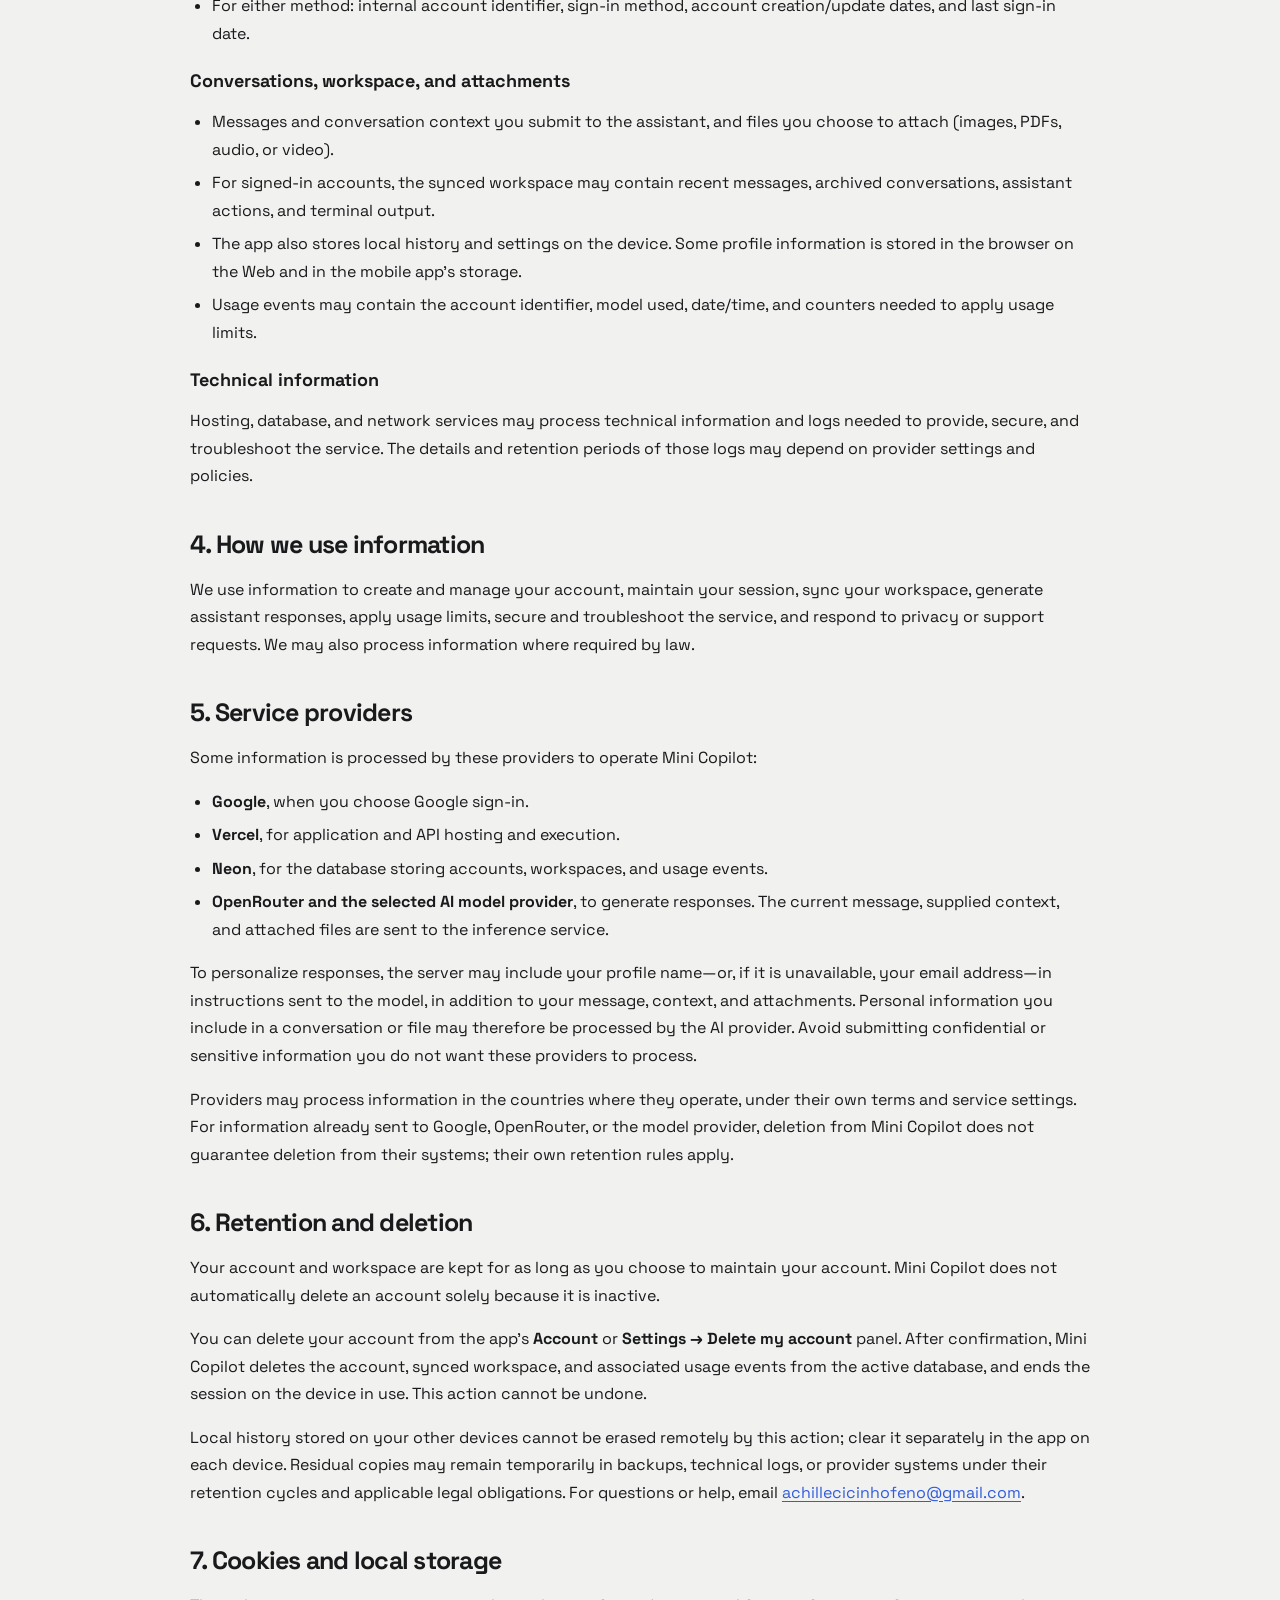
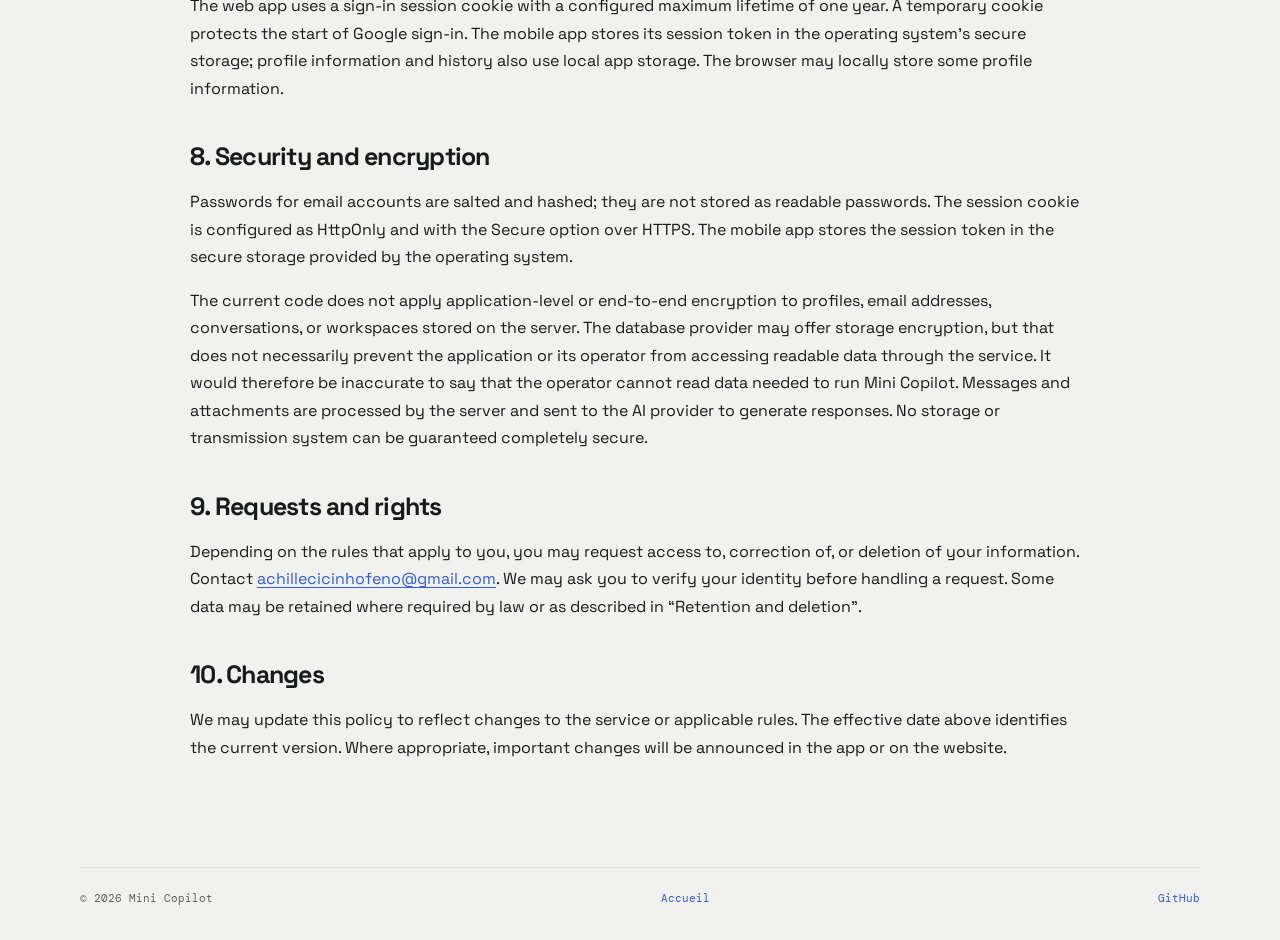
<file: privacy.html>
<!doctype html>
<html lang="fr">
<head>
  <meta charset="UTF-8" />
  <meta name="viewport" content="width=device-width, initial-scale=1" />
  <meta name="description" content="Politique de confidentialité de Mini Copilot." />
  <title>Politique de confidentialité | Mini Copilot</title>
  <link rel="canonical" href="https://fenocicinho-prog.github.io/mini-copilot-site/privacy.html" />
  <meta property="og:type" content="article" />
  <meta property="og:title" content="Politique de confidentialité | Mini Copilot" />
  <meta property="og:description" content="Consultez la politique de confidentialité de Mini Copilot : données traitées, conservation, sécurité et suppression de compte." />
  <meta property="og:url" content="https://fenocicinho-prog.github.io/mini-copilot-site/privacy.html" />
  <meta property="og:site_name" content="Mini Copilot" />
  <meta property="og:image" content="https://fenocicinho-prog.github.io/mini-copilot-site/mini-copilot-icon.png" />
  <meta name="twitter:card" content="summary" />
  <meta name="twitter:title" content="Politique de confidentialité | Mini Copilot" />
  <meta name="twitter:description" content="Données traitées, conservation, sécurité et suppression de compte Mini Copilot." />
  <meta name="twitter:image" content="https://fenocicinho-prog.github.io/mini-copilot-site/mini-copilot-icon.png" />
  <link rel="icon" href="./favicon.ico" sizes="any" />
  <link rel="icon" type="image/png" sizes="1024x1024" href="./mini-copilot-icon.png" />
  <link rel="apple-touch-icon" sizes="1024x1024" href="./mini-copilot-icon.png" />
  <link rel="stylesheet" href="./styles.css" />
  <style>
    .privacy-page{padding:54px 0 90px;max-width:900px}
    .privacy-page h1{font-size:clamp(38px,6vw,58px);margin:18px 0 10px}
    .privacy-page .lead{color:var(--muted);font-size:17px;line-height:1.65;max-width:760px}
    .privacy-page h2{margin:38px 0 12px;font-size:25px;letter-spacing:-.03em}
    .privacy-page h3{margin:22px 0 8px;font-size:18px}
    .privacy-page p,.privacy-page li{color:var(--text);line-height:1.72}
    .privacy-page ul{padding-left:22px}
    .privacy-page li+li{margin-top:6px}
    .privacy-page a{color:var(--accent);text-decoration:underline;text-underline-offset:3px}
    .privacy-note{border-left:3px solid var(--accent);background:var(--panel2);padding:15px 18px;margin:22px 0;border-radius:0 10px 10px 0;color:var(--text);line-height:1.65}
    .language{display:inline-block;font:11px 'DM Mono',monospace;letter-spacing:.12em;text-transform:uppercase;color:var(--green);margin-top:28px}
    .section-divider{border:0;border-top:1px solid var(--line);margin:54px 0}
    .footer{gap:16px;flex-wrap:wrap}
  </style>
</head>
<body>
  <nav class="nav shell">
    <a class="brand" href="./index.html"><img src="./rt_icon.png" alt="" /><span>Mini Copilot</span></a>
    <div class="nav-links"><a href="./index.html">Accueil</a><a class="nav-cta" href="./web/index.html">Ouvrir l’application</a></div>
  </nav>

  <main class="privacy-page shell">
    <p class="eyebrow"><span></span> Mini Copilot · Confidentialité</p>
    <h1>Politique de confidentialité</h1>
    <p class="lead">Cette politique explique quelles informations Mini Copilot traite lorsque vous créez un compte, utilisez Google pour vous connecter ou échangez avec l’assistant IA.</p>
    <p><strong>Entrée en vigueur : 17 octobre 2026</strong></p>
    <div class="privacy-note"><strong>Important :</strong> les mots de passe sont hachés avec un sel, mais les profils et espaces de travail ne sont pas chiffrés de bout en bout par l’application. Le serveur peut accéder aux données nécessaires à son fonctionnement. Les messages et pièces jointes soumis à l’assistant sont transmis au service IA choisi.</div>

    <h2>1. Responsable et contact</h2>
    <p>Mini Copilot est exploité par <strong>Feno Clausel</strong>, Tananarivo 101, Madagascar. Pour les questions ou demandes relatives à la confidentialité, écrivez à <a href="mailto:achillecicinhofeno@gmail.com">achillecicinhofeno@gmail.com</a>. Vous pouvez également contacter l’exploitant à <a href="mailto:fenoclausel@gmail.com">fenoclausel@gmail.com</a>.</p>

    <h2>2. Qui peut utiliser Mini Copilot ?</h2>
    <p>Mini Copilot est destiné aux personnes âgées d’au moins <strong>16 ans</strong>. Avant de créer un compte ou de se connecter, l’utilisateur doit confirmer dans l’application qu’il a au moins 16 ans. Si vous pensez qu’une personne de moins de 16 ans nous a fourni des données, contactez-nous afin que nous puissions examiner la demande et prendre les mesures appropriées.</p>

    <h2>3. Informations traitées</h2>
    <h3>Compte et connexion</h3>
    <ul>
      <li>Avec Google : identifiant Google, nom, adresse e-mail et statut de vérification de l’adresse. Mini Copilot demande les autorisations « openid », « email » et « profile »; l’application ne demande pas l’accès à Gmail, Drive ou aux contacts.</li>
      <li>Avec une adresse e-mail : prénom, nom, adresse e-mail et empreinte salée du mot de passe. Le mot de passe n’est pas stocké en texte clair.</li>
      <li>Pour les deux méthodes : identifiant interne, méthode de connexion, dates de création et de mise à jour ainsi que date de dernière connexion.</li>
    </ul>
    <h3>Conversations, espace de travail et pièces jointes</h3>
    <ul>
      <li>Messages et contexte de conversation que vous soumettez à l’assistant, ainsi que les fichiers que vous choisissez de joindre (images, PDF, audio ou vidéo).</li>
      <li>Pour les comptes connectés, l’espace de travail synchronisé peut contenir des messages récents, des conversations archivées, des actions de l’assistant et des sorties du terminal.</li>
      <li>L’application conserve également un historique local et des paramètres sur l’appareil. Certaines informations de profil sont stockées dans le navigateur sur le Web et dans le stockage de l’application mobile.</li>
      <li>Des événements d’usage peuvent contenir l’identifiant du compte, le modèle utilisé, une date/heure et des compteurs nécessaires aux limites d’utilisation.</li>
    </ul>
    <h3>Données techniques</h3>
    <p>Les services d’hébergement, de base de données et de réseau peuvent traiter des informations techniques et des journaux nécessaires à la fourniture, à la sécurité et au dépannage du service. Le détail et la durée de conservation de ces journaux peuvent dépendre des réglages et politiques des prestataires.</p>

    <h2>4. Utilisation des informations</h2>
    <p>Nous utilisons ces informations pour créer et gérer votre compte, maintenir votre session, synchroniser votre espace de travail, produire les réponses de l’assistant, appliquer les limites d’usage, protéger et dépanner le service, et répondre aux demandes de confidentialité ou de support. Nous pouvons également traiter les informations lorsque la loi l’exige.</p>

    <h2>5. Transmission aux prestataires</h2>
    <p>Pour faire fonctionner Mini Copilot, certaines informations sont traitées par les prestataires suivants :</p>
    <ul>
      <li><strong>Google</strong>, lorsque vous choisissez Google pour vous connecter.</li>
      <li><strong>Vercel</strong>, pour l’hébergement et l’exécution de l’application et de son API.</li>
      <li><strong>Neon</strong>, pour la base de données des comptes, espaces de travail et événements d’usage.</li>
      <li><strong>OpenRouter et le fournisseur du modèle IA sélectionné</strong>, pour produire les réponses. Le message courant, le contexte fourni et les pièces jointes sont transmis au service d’inférence.</li>
    </ul>
    <p>Pour personnaliser les réponses, le serveur peut inclure votre nom de profil — ou, si celui-ci est absent, votre adresse e-mail — dans les instructions transmises au modèle, en plus du message, du contexte et des pièces jointes. Toute donnée personnelle que vous insérez dans une conversation ou un fichier peut ainsi être traitée par le fournisseur IA. Évitez de soumettre des informations confidentielles ou sensibles que vous ne souhaitez pas partager avec ces prestataires.</p>
    <p>Les prestataires peuvent traiter des données dans les pays où ils opèrent, selon leurs propres conditions et paramètres de service. Pour les demandes déjà transmises à Google, OpenRouter ou au fournisseur du modèle, la suppression dans Mini Copilot ne garantit pas leur effacement de leurs systèmes; leurs propres règles de conservation s’appliquent.</p>

    <h2>6. Conservation et suppression</h2>
    <p>Votre compte et son espace de travail sont conservés tant que vous souhaitez maintenir votre compte. Mini Copilot ne prévoit pas de suppression automatique d’un compte uniquement parce qu’il est inactif.</p>
    <p>Vous pouvez supprimer votre compte depuis le panneau <strong>Compte</strong> ou <strong>Réglages → Supprimer mon compte</strong>. Après confirmation, Mini Copilot supprime le compte, l’espace de travail synchronisé et les événements d’usage qui lui sont associés dans la base active, puis met fin à la session sur l’appareil utilisé. Cette action est irréversible.</p>
    <p>Les historiques locaux enregistrés sur vos autres appareils ne peuvent pas être effacés à distance par cette action; effacez-les séparément dans l’application sur chaque appareil. Des copies résiduelles peuvent subsister temporairement dans les sauvegardes, journaux techniques ou systèmes de prestataires, selon leurs cycles de conservation et les obligations légales applicables. Pour toute question ou difficulté, écrivez à <a href="mailto:achillecicinhofeno@gmail.com">achillecicinhofeno@gmail.com</a>.</p>

    <h2>7. Cookies et stockage local</h2>
    <p>La version Web utilise un cookie de session nécessaire à l’authentification, avec une durée maximale configurée d’un an. Un cookie temporaire protège le démarrage de la connexion Google. L’application mobile conserve le jeton de session dans le stockage sécurisé du système; les informations de profil et l’historique utilisent également le stockage local de l’application. Le navigateur peut conserver certaines informations de profil localement.</p>

    <h2>8. Sécurité et chiffrement</h2>
    <p>Les mots de passe des comptes créés par e-mail sont hachés avec un sel; ils ne sont pas stockés comme mots de passe lisibles. Le cookie de session est configuré comme HttpOnly et avec l’option Secure lorsque la connexion est HTTPS. L’application mobile conserve le jeton de session dans le stockage sécurisé fourni par le système d’exploitation.</p>
    <p>Le code actuel n’applique pas de chiffrement applicatif ni de chiffrement de bout en bout aux profils, adresses e-mail, conversations ou espaces de travail conservés côté serveur. Le fournisseur de base de données peut proposer un chiffrement du stockage, mais celui-ci n’empêche pas nécessairement l’application ou son exploitant d’accéder aux données en clair via le service. Il serait donc inexact de dire que l’exploitant ne peut pas lire les données nécessaires au fonctionnement de Mini Copilot. Les messages et pièces jointes sont traités par le serveur et transmis au fournisseur IA pour générer les réponses. Aucun système de stockage ou de transmission ne peut être garanti absolument sûr.</p>

    <h2>9. Vos demandes et droits</h2>
    <p>Selon les règles applicables à votre situation, vous pouvez demander l’accès à vos informations, leur rectification ou leur suppression. Contactez <a href="mailto:achillecicinhofeno@gmail.com">achillecicinhofeno@gmail.com</a>. Nous pouvons vous demander de vérifier votre identité avant de traiter une demande. Certaines données peuvent être conservées lorsqu’une obligation légale l’exige ou dans les limites décrites à la section « Conservation et suppression ».</p>

    <h2>10. Modifications</h2>
    <p>Cette politique peut être mise à jour pour refléter l’évolution du service ou des règles applicables. La date d’entrée en vigueur ci-dessus indique la version actuelle. Les modifications importantes seront signalées dans l’application ou sur le site lorsque cela est approprié.</p>

    <hr class="section-divider" />
    <span class="language">English version</span>
    <h1>Privacy Policy</h1>
    <p class="lead">This policy explains what information Mini Copilot processes when you create an account, sign in with Google, or use the AI assistant.</p>
    <p><strong>Effective date: October 17, 2026</strong></p>
    <div class="privacy-note"><strong>Important:</strong> passwords are hashed with a salt, but profiles and workspaces are not end-to-end encrypted by the application. The server can access data needed to operate the service. Messages and attachments submitted to the assistant are sent to the selected AI service.</div>

    <h2>1. Controller and contact</h2>
    <p>Mini Copilot is operated by <strong>Feno Clausel</strong>, Tananarivo 101, Madagascar. For privacy questions or requests, email <a href="mailto:achillecicinhofeno@gmail.com">achillecicinhofeno@gmail.com</a>. You may also contact the operator at <a href="mailto:fenoclausel@gmail.com">fenoclausel@gmail.com</a>.</p>

    <h2>2. Who may use Mini Copilot?</h2>
    <p>Mini Copilot is intended for people aged <strong>16 or older</strong>. Before creating an account or signing in, users must confirm in the app that they are at least 16. If you believe someone under 16 has provided information to us, contact us so we can review the request and take appropriate steps.</p>

    <h2>3. Information we process</h2>
    <h3>Account and sign-in</h3>
    <ul>
      <li>With Google sign-in: Google account identifier, name, email address, and email-verification status. Mini Copilot requests the “openid”, “email”, and “profile” scopes; the app does not request access to Gmail, Drive, or contacts.</li>
      <li>With email registration: first name, last name, email address, and a salted password hash. The password is not stored in plain text.</li>
      <li>For either method: internal account identifier, sign-in method, account creation/update dates, and last sign-in date.</li>
    </ul>
    <h3>Conversations, workspace, and attachments</h3>
    <ul>
      <li>Messages and conversation context you submit to the assistant, and files you choose to attach (images, PDFs, audio, or video).</li>
      <li>For signed-in accounts, the synced workspace may contain recent messages, archived conversations, assistant actions, and terminal output.</li>
      <li>The app also stores local history and settings on the device. Some profile information is stored in the browser on the Web and in the mobile app’s storage.</li>
      <li>Usage events may contain the account identifier, model used, date/time, and counters needed to apply usage limits.</li>
    </ul>
    <h3>Technical information</h3>
    <p>Hosting, database, and network services may process technical information and logs needed to provide, secure, and troubleshoot the service. The details and retention periods of those logs may depend on provider settings and policies.</p>

    <h2>4. How we use information</h2>
    <p>We use information to create and manage your account, maintain your session, sync your workspace, generate assistant responses, apply usage limits, secure and troubleshoot the service, and respond to privacy or support requests. We may also process information where required by law.</p>

    <h2>5. Service providers</h2>
    <p>Some information is processed by these providers to operate Mini Copilot:</p>
    <ul>
      <li><strong>Google</strong>, when you choose Google sign-in.</li>
      <li><strong>Vercel</strong>, for application and API hosting and execution.</li>
      <li><strong>Neon</strong>, for the database storing accounts, workspaces, and usage events.</li>
      <li><strong>OpenRouter and the selected AI model provider</strong>, to generate responses. The current message, supplied context, and attached files are sent to the inference service.</li>
    </ul>
    <p>To personalize responses, the server may include your profile name—or, if it is unavailable, your email address—in instructions sent to the model, in addition to your message, context, and attachments. Personal information you include in a conversation or file may therefore be processed by the AI provider. Avoid submitting confidential or sensitive information you do not want these providers to process.</p>
    <p>Providers may process information in the countries where they operate, under their own terms and service settings. For information already sent to Google, OpenRouter, or the model provider, deletion from Mini Copilot does not guarantee deletion from their systems; their own retention rules apply.</p>

    <h2>6. Retention and deletion</h2>
    <p>Your account and workspace are kept for as long as you choose to maintain your account. Mini Copilot does not automatically delete an account solely because it is inactive.</p>
    <p>You can delete your account from the app’s <strong>Account</strong> or <strong>Settings → Delete my account</strong> panel. After confirmation, Mini Copilot deletes the account, synced workspace, and associated usage events from the active database, and ends the session on the device in use. This action cannot be undone.</p>
    <p>Local history stored on your other devices cannot be erased remotely by this action; clear it separately in the app on each device. Residual copies may remain temporarily in backups, technical logs, or provider systems under their retention cycles and applicable legal obligations. For questions or help, email <a href="mailto:achillecicinhofeno@gmail.com">achillecicinhofeno@gmail.com</a>.</p>

    <h2>7. Cookies and local storage</h2>
    <p>The web app uses a sign-in session cookie with a configured maximum lifetime of one year. A temporary cookie protects the start of Google sign-in. The mobile app stores its session token in the operating system’s secure storage; profile information and history also use local app storage. The browser may locally store some profile information.</p>

    <h2>8. Security and encryption</h2>
    <p>Passwords for email accounts are salted and hashed; they are not stored as readable passwords. The session cookie is configured as HttpOnly and with the Secure option over HTTPS. The mobile app stores the session token in the secure storage provided by the operating system.</p>
    <p>The current code does not apply application-level or end-to-end encryption to profiles, email addresses, conversations, or workspaces stored on the server. The database provider may offer storage encryption, but that does not necessarily prevent the application or its operator from accessing readable data through the service. It would therefore be inaccurate to say that the operator cannot read data needed to run Mini Copilot. Messages and attachments are processed by the server and sent to the AI provider to generate responses. No storage or transmission system can be guaranteed completely secure.</p>

    <h2>9. Requests and rights</h2>
    <p>Depending on the rules that apply to you, you may request access to, correction of, or deletion of your information. Contact <a href="mailto:achillecicinhofeno@gmail.com">achillecicinhofeno@gmail.com</a>. We may ask you to verify your identity before handling a request. Some data may be retained where required by law or as described in “Retention and deletion”.</p>

    <h2>10. Changes</h2>
    <p>We may update this policy to reflect changes to the service or applicable rules. The effective date above identifies the current version. Where appropriate, important changes will be announced in the app or on the website.</p>
  </main>
  <footer class="shell footer"><span>© 2026 Mini Copilot</span><a href="./index.html">Accueil</a><a href="https://github.com/fenocicinho-prog/mini-copilot-site">GitHub</a></footer>
</body>
</html>
</file>
<file: styles.css>
@import url('https://fonts.googleapis.com/css2?family=DM+Mono:wght@400;500&family=Space+Grotesk:wght@400;500;600;700&display=swap');

:root {
  color-scheme: light;
  --bg: #F1F1EF;
  --panel: #FFFFFF;
  --panel2: #E8E8E6;
  --text: #191A1B;
  --muted: #5E5F60;
  --line: #DEDEDC;
  --accent: #305CDE;
  --green: #28765E;
  --danger: #AF3F46;
  --shadow: 0 24px 70px rgba(21, 23, 27, .12);
}

@media (prefers-color-scheme: dark) {
  :root {
    color-scheme: dark;
    --bg: #151617;
    --panel: #222324;
    --panel2: #2B2C2D;
    --text: #F3F3F2;
    --muted: #B5B5B3;
    --line: #393A3B;
    --green: #72C5A5;
    --danger: #F08C99;
    --shadow: 0 24px 70px rgba(0, 0, 0, .34);
  }
}

* { box-sizing: border-box; }
html { scroll-behavior: smooth; }
body {
  margin: 0;
  background: var(--bg);
  color: var(--text);
  font-family: 'Space Grotesk', system-ui, sans-serif;
}
a { color: inherit; text-decoration: none; }
.shell { width: min(1120px, calc(100% - 48px)); margin: auto; }
.nav {
  height: 82px;
  display: flex;
  align-items: center;
  justify-content: space-between;
  border-bottom: 1px solid var(--line);
}
.brand { display: flex; gap: 11px; align-items: center; font-weight: 700; font-size: 18px; }
.brand img { width: 38px; height: 38px; border-radius: 10px; object-fit: cover; }
.nav-links { display: flex; gap: 26px; align-items: center; color: var(--muted); font-size: 14px; }
.nav-links a:hover, .back:hover { color: var(--accent); }
.nav-cta {
  color: #FFFFFF !important;
  background: var(--accent);
  padding: 11px 17px;
  border-radius: 11px;
  font-weight: 800;
  box-shadow: 0 5px 12px rgba(12, 26, 62, .18);
}
.hero {
  min-height: 620px;
  display: grid;
  grid-template-columns: 1.05fr .95fr;
  align-items: center;
  gap: 70px;
  padding: 90px 0;
}
.eyebrow {
  font: 500 11px 'DM Mono', monospace;
  text-transform: uppercase;
  letter-spacing: .13em;
  color: var(--muted);
  display: flex;
  align-items: center;
  gap: 9px;
}
.eyebrow span { width: 7px; height: 7px; background: var(--green); border-radius: 50%; }
h1 { font-size: clamp(46px, 6vw, 78px); line-height: .99; letter-spacing: -.065em; margin: 22px 0; }
h1 em { font-style: normal; color: var(--accent); }
.hero-text { font-size: 18px; line-height: 1.6; color: var(--muted); max-width: 540px; }
.hero-actions { display: flex; flex-wrap: wrap; gap: 12px; margin: 30px 0; }
.button {
  display: inline-flex;
  align-items: center;
  justify-content: center;
  gap: 14px;
  padding: 14px 20px;
  border-radius: 12px;
  font-weight: 700;
  font-size: 14px;
  transition: transform .16s, opacity .16s, box-shadow .16s;
}
.button:hover { transform: translateY(-2px); opacity: .94; }
.button:focus-visible, a:focus-visible { outline: 2px solid var(--accent); outline-offset: 3px; }
.primary {
  background: var(--accent);
  color: #FFFFFF;
  box-shadow: 0 6px 13px rgba(12, 26, 62, .2);
}
.primary:hover { box-shadow: 0 9px 18px rgba(12, 26, 62, .25); }
.ghost, .outline { border: 1px solid var(--line); color: var(--text); background: var(--panel); }
.trust { font: 11px 'DM Mono', monospace; color: var(--muted); }
.trust span { color: var(--green); }
.hero-card {
  background: var(--panel);
  border: 1px solid var(--line);
  border-radius: 22px;
  padding: 17px;
  box-shadow: var(--shadow);
  transform: rotate(2deg);
}
.card-top { font: 11px 'DM Mono', monospace; color: var(--muted); display: flex; align-items: center; gap: 8px; padding: 5px 4px 16px; }
.dot { width: 7px; height: 7px; border-radius: 50%; }
.green { background: var(--green); }
.dots { margin-left: auto; letter-spacing: 3px; }
.hero-chat {
  background: var(--panel2);
  border-radius: 14px;
  padding: 22px;
  min-height: 280px;
  display: flex;
  flex-direction: column;
  gap: 16px;
}
.mini-bubble { padding: 15px 17px; border-radius: 14px; line-height: 1.45; font-size: 14px; max-width: 90%; }
.mini-bubble.user { background: var(--accent); color: #FFFFFF; align-self: flex-end; border-top-right-radius: 4px; }
.mini-bubble.ai { background: var(--panel); border: 1px solid var(--line); border-top-left-radius: 4px; }
.terminal-line { margin-top: auto; border-top: 1px solid var(--line); padding-top: 16px; font: 11px 'DM Mono', monospace; color: var(--green); }
.section { padding: 100px 0; }
.section-heading { display: flex; align-items: end; justify-content: space-between; gap: 30px; }
.section h2, .download h2, .demo-layout h2 { font-size: clamp(32px, 4vw, 52px); letter-spacing: -.05em; line-height: 1.05; margin: 14px 0; }
.feature-grid { display: grid; grid-template-columns: repeat(3, 1fr); gap: 18px; margin-top: 45px; }
.feature-grid article { background: var(--panel); border: 1px solid var(--line); border-radius: 16px; padding: 26px; min-height: 190px; }
.feature-grid b { font: 12px 'DM Mono', monospace; color: var(--accent); }
.feature-grid h3 { font-size: 20px; margin: 25px 0 10px; }
.feature-grid p, .muted { color: var(--muted); line-height: 1.6; }
.demo-section { background: var(--panel2); border-block: 1px solid var(--line); padding: 100px 0; }
.demo-layout { display: grid; grid-template-columns: .8fr 1.2fr; gap: 80px; align-items: center; }
.demo-card { background: var(--panel); border: 1px solid var(--line); border-radius: 18px; overflow: hidden; box-shadow: var(--shadow); }
.demo-head { display: flex; align-items: center; gap: 10px; padding: 15px 18px; border-bottom: 1px solid var(--line); }
.demo-head img { width: 31px; height: 31px; border-radius: 8px; }
.demo-head strong { display: block; font-size: 13px; }
.demo-head small { display: block; color: var(--muted); font-size: 10px; margin-top: 2px; }
.live { margin-left: auto; font: 10px 'DM Mono', monospace; color: var(--green); }
.download { display: flex; justify-content: space-between; align-items: center; gap: 50px; padding: 110px 0; }
.download-actions { display: flex; flex-direction: column; gap: 10px; min-width: 280px; }
.download-actions small { color: var(--muted); font-size: 11px; line-height: 1.5; margin-top: 5px; }
.footer { border-top: 1px solid var(--line); padding: 23px 0 35px; display: flex; justify-content: space-between; color: var(--muted); font: 11px 'DM Mono', monospace; }
.footer a { color: var(--accent); }
.download-page { min-height: calc(100vh - 160px); padding: 86px 0 110px; }
.download-intro { max-width: 700px; }
.download-intro h1 { font-size: clamp(44px, 7vw, 76px); }
.download-intro p { font-size: 18px; line-height: 1.6; color: var(--muted); }
.download-grid { display: grid; grid-template-columns: repeat(2, 1fr); gap: 18px; margin-top: 55px; }
.download-card { background: var(--panel); border: 1px solid var(--line); border-radius: 18px; padding: 30px; display: flex; flex-direction: column; min-height: 285px; }
.download-card h2 { font-size: 30px; margin: 18px 0 10px; letter-spacing: -.04em; }
.download-card p { color: var(--muted); line-height: 1.6; min-height: 52px; }
.download-card .button { margin-top: auto; width: 100%; justify-content: space-between; }
.download-meta { display: block; color: var(--muted); font: 11px 'DM Mono', monospace; margin-top: 14px; line-height: 1.5; }
.download-meta.ready, .status.ready { color: var(--green); }
.download-meta.error, .status.error { color: var(--danger); }
.download-meta.pending { font-style: italic; }
.status { font: 11px 'DM Mono', monospace; color: var(--muted); margin-top: 30px; }
.back { margin-top: 28px; display: inline-block; color: var(--muted); font-size: 14px; }
.download-card .button[aria-disabled=true] { opacity: .55; pointer-events: none; background: var(--panel2); color: var(--muted); box-shadow: none; }
.download-card .button[aria-disabled=true] span { color: var(--muted); }
.privacy-page { padding: 54px 0 90px; max-width: 900px; }
.privacy-page h1 { font-size: clamp(38px, 6vw, 58px); margin: 18px 0 10px; }
.privacy-page .lead { color: var(--muted); font-size: 17px; line-height: 1.65; max-width: 760px; }
.privacy-page h2 { margin: 38px 0 12px; font-size: 25px; letter-spacing: -.03em; }
.privacy-page h3 { margin: 22px 0 8px; font-size: 18px; }
.privacy-page p, .privacy-page li { color: var(--text); line-height: 1.72; }
.privacy-page ul { padding-left: 22px; }
.privacy-page li + li { margin-top: 6px; }
.privacy-page a { color: var(--accent); text-decoration: underline; text-underline-offset: 3px; }
.privacy-note { border-left: 3px solid var(--accent); background: var(--panel2); padding: 15px 18px; margin: 22px 0; border-radius: 0 10px 10px 0; color: var(--text); line-height: 1.65; }
.language { display: inline-block; font: 11px 'DM Mono', monospace; letter-spacing: .12em; text-transform: uppercase; color: var(--green); margin-top: 28px; }
.section-divider { border: 0; border-top: 1px solid var(--line); margin: 54px 0; }

@media (max-width: 760px) {
  .shell { width: min(100% - 32px, 560px); }
  .nav-links a:not(.nav-cta) { display: none; }
  .hero { grid-template-columns: 1fr; min-height: 0; padding: 65px 0; gap: 42px; }
  .hero-copy, .hero-card, .demo-layout > div { min-width: 0; }
  .hero-card { transform: none; width: 100%; }
  .hero-actions { flex-direction: column; align-items: stretch; gap: 10px; margin: 26px 0; }
  .hero-actions .button, .download-actions .button, .demo-layout .button { width: 100%; }
  .section-heading, .download { display: block; }
  .feature-grid, .demo-layout { grid-template-columns: 1fr; }
  .demo-layout { row-gap: 48px; align-items: stretch; }
  .demo-layout > div:first-child { display: flex; flex-direction: column; align-items: stretch; }
  .demo-card { width: 100%; margin: 0; }
  .section, .demo-section { padding: 70px 0; }
  .feature-grid { gap: 12px; }
  .download-actions { margin-top: 28px; }
  .download-grid { grid-template-columns: 1fr; }
  .download-page { padding-top: 60px; }
  .footer { flex-direction: column; gap: 10px; }
  h1 { font-size: clamp(42px, 12vw, 64px); overflow-wrap: anywhere; }
  .section h2, .download h2, .demo-layout h2 { overflow-wrap: anywhere; }
}

.demo-log, .demo-form { display: none; }
</file>
